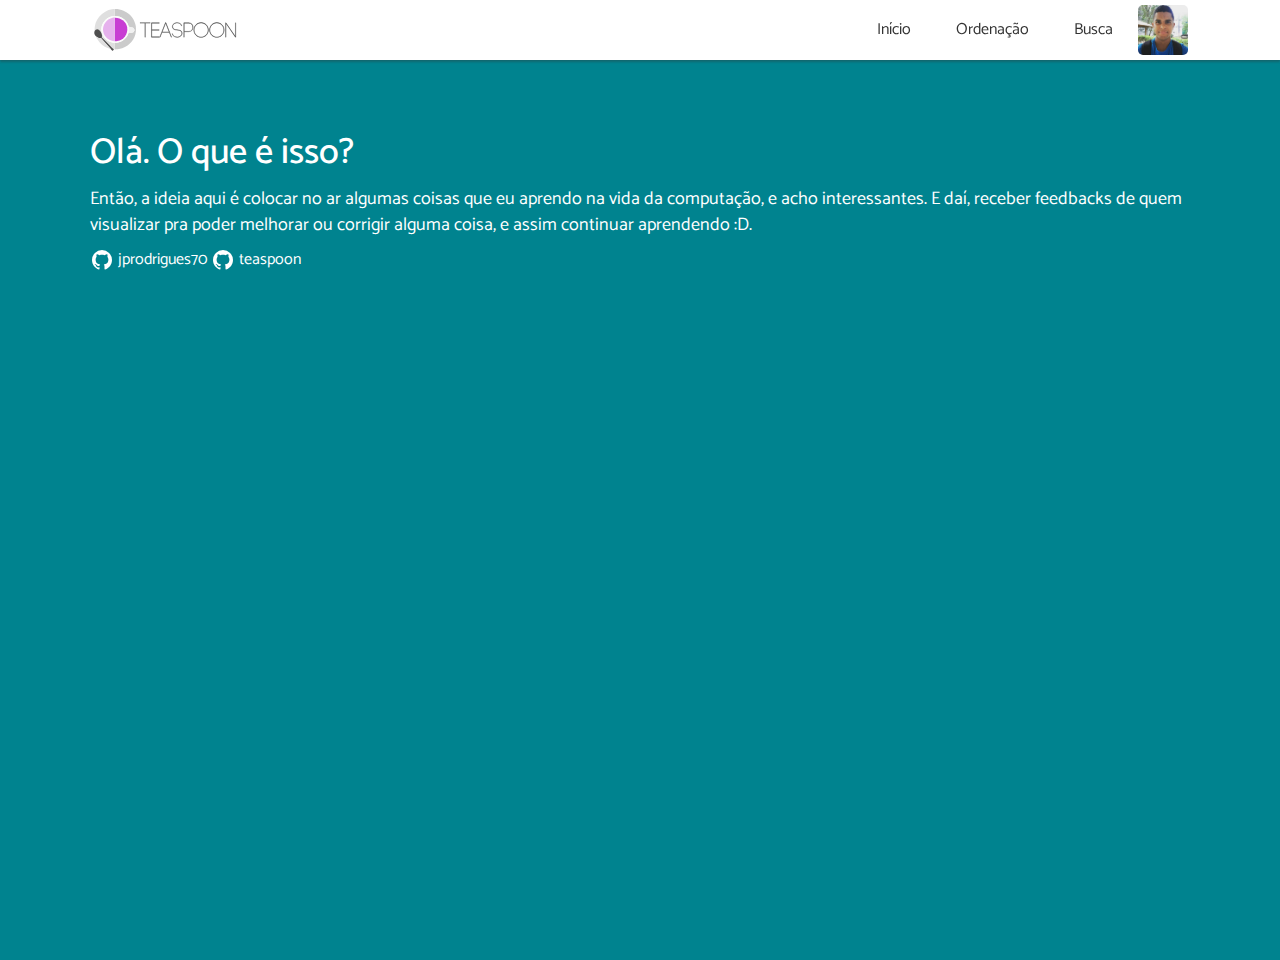
<file: index.html>
<!DOCTYPE html>
<html>
  <head>
    <meta charset="utf-8">
    <title>Colher de Chá</title>
    <link rel="stylesheet" href="assets/css/teaspoon.css">
  </head>
  <body>
    <header class="king-menu">
      <img src="assets/img/teaspoon.svg" alt="" />
      <div class="profile">
        <img class="pic" src="assets/img/jp.jpeg" alt="JP" />
      </div>
      <nav>
        <ul>
          <a href="."><li>Início</li></a>
          <a href="sort"><li>Ordenação</li></a>
          <a href="search"><li>Busca</li></a>
        </ul>
      </nav>
    </header>
    <section class="dark-blue full first">
      <h1>Olá. O que é isso?</h1>
      <p>
        Então, a ideia aqui é colocar no ar algumas coisas que eu aprendo na vida da computação, e acho interessantes. E daí, receber feedbacks de quem visualizar pra poder melhorar ou corrigir alguma coisa, e assim continuar aprendendo :D.
      </p>
      <a href="https://github.com/jprodrigues70" target="_blank" class="p-with-icon">
        <svg style="width:24px;height:24px" viewBox="0 0 24 24">
          <path fill="#FFF" d="M12,2A10,10 0 0,0 2,12C2,16.42 4.87,20.17 8.84,21.5C9.34,21.58 9.5,21.27 9.5,21C9.5,20.77 9.5,20.14 9.5,19.31C6.73,19.91 6.14,17.97 6.14,17.97C5.68,16.81 5.03,16.5 5.03,16.5C4.12,15.88 5.1,15.9 5.1,15.9C6.1,15.97 6.63,16.93 6.63,16.93C7.5,18.45 8.97,18 9.54,17.76C9.63,17.11 9.89,16.67 10.17,16.42C7.95,16.17 5.62,15.31 5.62,11.5C5.62,10.39 6,9.5 6.65,8.79C6.55,8.54 6.2,7.5 6.75,6.15C6.75,6.15 7.59,5.88 9.5,7.17C10.29,6.95 11.15,6.84 12,6.84C12.85,6.84 13.71,6.95 14.5,7.17C16.41,5.88 17.25,6.15 17.25,6.15C17.8,7.5 17.45,8.54 17.35,8.79C18,9.5 18.38,10.39 18.38,11.5C18.38,15.32 16.04,16.16 13.81,16.41C14.17,16.72 14.5,17.33 14.5,18.26C14.5,19.6 14.5,20.68 14.5,21C14.5,21.27 14.66,21.59 15.17,21.5C19.14,20.16 22,16.42 22,12A10,10 0 0,0 12,2Z" />
        </svg>
        <span> jprodrigues70</span>
      </a>
      <a href="https://github.com/jprodrigues70/teaspoon" target="_blank" class="p-with-icon">
        <svg style="width:24px;height:24px" viewBox="0 0 24 24">
          <path fill="#FFF" d="M12,2A10,10 0 0,0 2,12C2,16.42 4.87,20.17 8.84,21.5C9.34,21.58 9.5,21.27 9.5,21C9.5,20.77 9.5,20.14 9.5,19.31C6.73,19.91 6.14,17.97 6.14,17.97C5.68,16.81 5.03,16.5 5.03,16.5C4.12,15.88 5.1,15.9 5.1,15.9C6.1,15.97 6.63,16.93 6.63,16.93C7.5,18.45 8.97,18 9.54,17.76C9.63,17.11 9.89,16.67 10.17,16.42C7.95,16.17 5.62,15.31 5.62,11.5C5.62,10.39 6,9.5 6.65,8.79C6.55,8.54 6.2,7.5 6.75,6.15C6.75,6.15 7.59,5.88 9.5,7.17C10.29,6.95 11.15,6.84 12,6.84C12.85,6.84 13.71,6.95 14.5,7.17C16.41,5.88 17.25,6.15 17.25,6.15C17.8,7.5 17.45,8.54 17.35,8.79C18,9.5 18.38,10.39 18.38,11.5C18.38,15.32 16.04,16.16 13.81,16.41C14.17,16.72 14.5,17.33 14.5,18.26C14.5,19.6 14.5,20.68 14.5,21C14.5,21.27 14.66,21.59 15.17,21.5C19.14,20.16 22,16.42 22,12A10,10 0 0,0 12,2Z" />
        </svg>
        <span> teaspoon</span>
      </a>
    </section>
  </body>
</html>
</file>
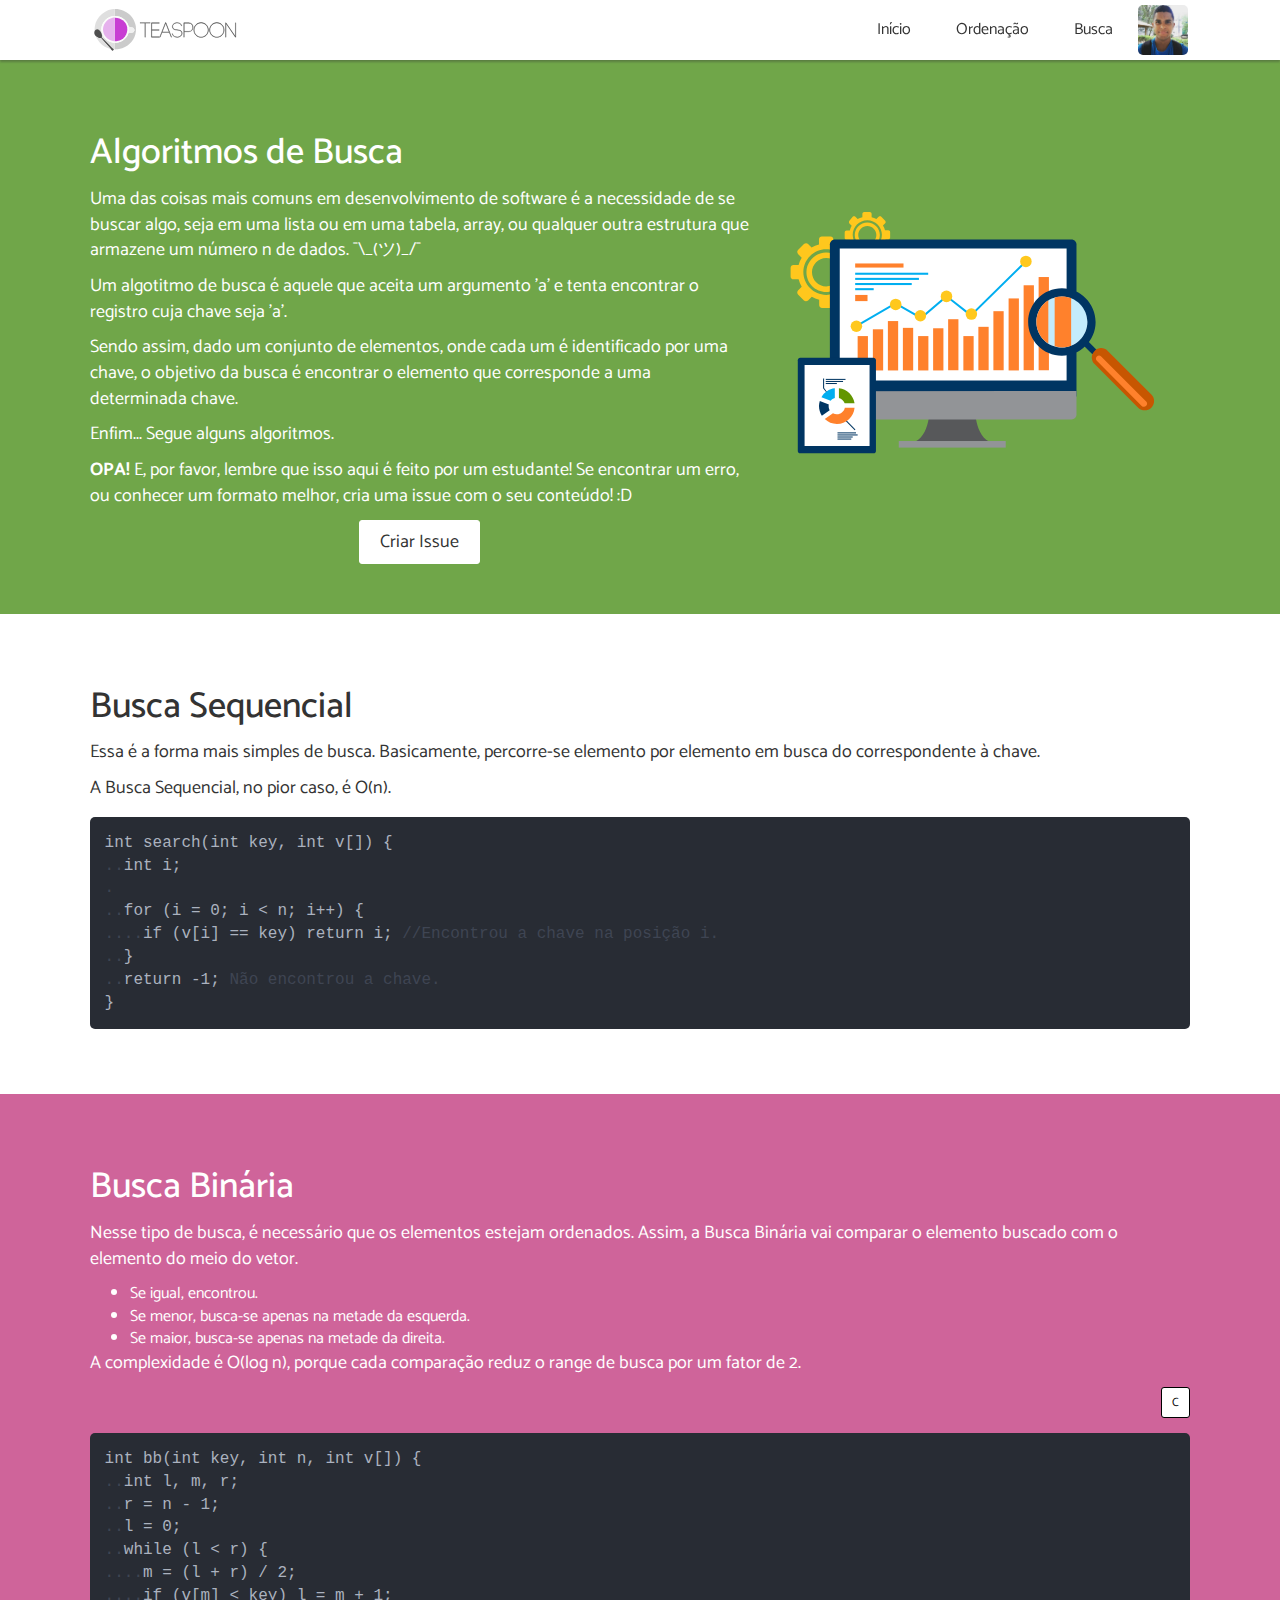
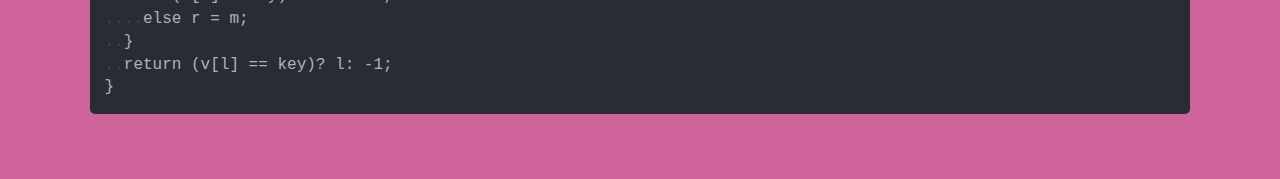
<file: search.html>
<!DOCTYPE html>
<html>
  <head>
    <meta charset="utf-8">
    <title>Colher de Chá</title>
    <link rel="stylesheet" href="assets/css/teaspoon.css">
  </head>
  <body>
    <header class="king-menu">
      <img src="assets/img/teaspoon.svg" alt="" />
      <div class="profile">
        <img class="pic" src="assets/img/jp.jpeg" alt="JP" />
      </div>
      <nav>
        <ul>
          <a href="."><li>Início</li></a>
          <a href="sort"><li>Ordenação</li></a>
          <a href="search"><li>Busca</li></a>
        </ul>
      </nav>
    </header>
    <section class="green first">
      <div class="text">
        <h1>Algoritmos de Busca</h1>
        <p>
          Uma das coisas mais comuns em desenvolvimento de software é a necessidade de se buscar algo, seja em uma lista ou em uma tabela, array, ou qualquer outra estrutura que armazene um número n de dados. ¯\_(ツ)_/¯
        </p>
        <p>
          Um algotitmo de busca é aquele que aceita um argumento 'a' e tenta encontrar o registro cuja chave seja 'a'.
        </p>
        <p>Sendo assim, dado um conjunto de elementos, onde cada um é identificado por uma chave, o objetivo da busca é encontrar o elemento que corresponde a uma determinada chave.
        </p>
        <p>
          Enfim... Segue alguns algoritmos.
        </p>
        <p>
          <b>OPA!</b> E, por favor, lembre que isso aqui é feito por um estudante! Se encontrar um erro, ou conhecer um formato melhor, cria uma issue com o seu conteúdo! :D
        </p>
        <a href="https://github.com/jprodrigues70/teaspoon/issues/new" target="_blank"><button class="btn-bounce-r white" type="button" name="button">Criar Issue</button></a>
      </div>
      <div class="image hxs">
        <img src="assets/img/search-engine.svg" alt="" />
      </div>
    </section>
    <section>
      <h1>Busca Sequencial</h1>
      <p>
        Essa é a forma mais simples de busca. Basicamente, percorre-se elemento por elemento em busca do correspondente à chave.
      </p>
      <p>
        A Busca Sequencial, no pior caso, é O(n).
      </p>
      <div class="code-block">
        <code>int search(int key, int v[]) {</code>
        <code><span>..</span>int i;</code>
        <code><span>.</span></code>
        <code><span>..</span>for (i = 0; i < n; i++) {</code>
        <code><span>....</span>if (v[i] == key) return i;<span> //Encontrou a chave na posição i.</span></code>
        <code><span>..</span>}</code>
        <code><span>..</span>return -1; <span>Não encontrou a chave.</span></code>
        <code>}</code>
      </div>
    </section>
    <section class="sass-pink">
      <h1>Busca Binária</h1>
      <p>
        Nesse tipo de busca, é necessário que os elementos estejam ordenados. Assim, a Busca Binária vai comparar o elemento buscado com o elemento do meio do vetor.
      </p>
      <ul>
        <li>Se igual, encontrou.</li>
        <li>Se menor, busca-se apenas na metade da esquerda.</li>
        <li>Se maior, busca-se apenas na metade da direita.</li>
      </ul>
      <p>
        A complexidade é O(log n), porque cada comparação reduz o range de busca por um fator de 2.
      </p>
      <div class="btn-case">
        <a href="files/bb.c"><button type="button" name="button" class="btn small">C</button></a>
      </div>
      <div class="code-block">
        <code>int bb(int key, int n, int v[]) {</code>
        <code><span>..</span>int l, m, r;</code>
        <code><span>..</span>r = n - 1;</code>
        <code><span>..</span>l = 0;</code>
        <code><span>..</span>while (l < r) {</code>
        <code><span>....</span>m = (l + r) / 2;</code>
        <code><span>....</span>if (v[m] < key) l = m + 1;</code>
        <code><span>....</span>else r = m;</code>
        <code><span>..</span>}</code>
        <code><span>..</span>return (v[l] == key)? l: -1;</code>
        <code>}</code>
      </div>
    </section>
  </body>
</html>
</file>
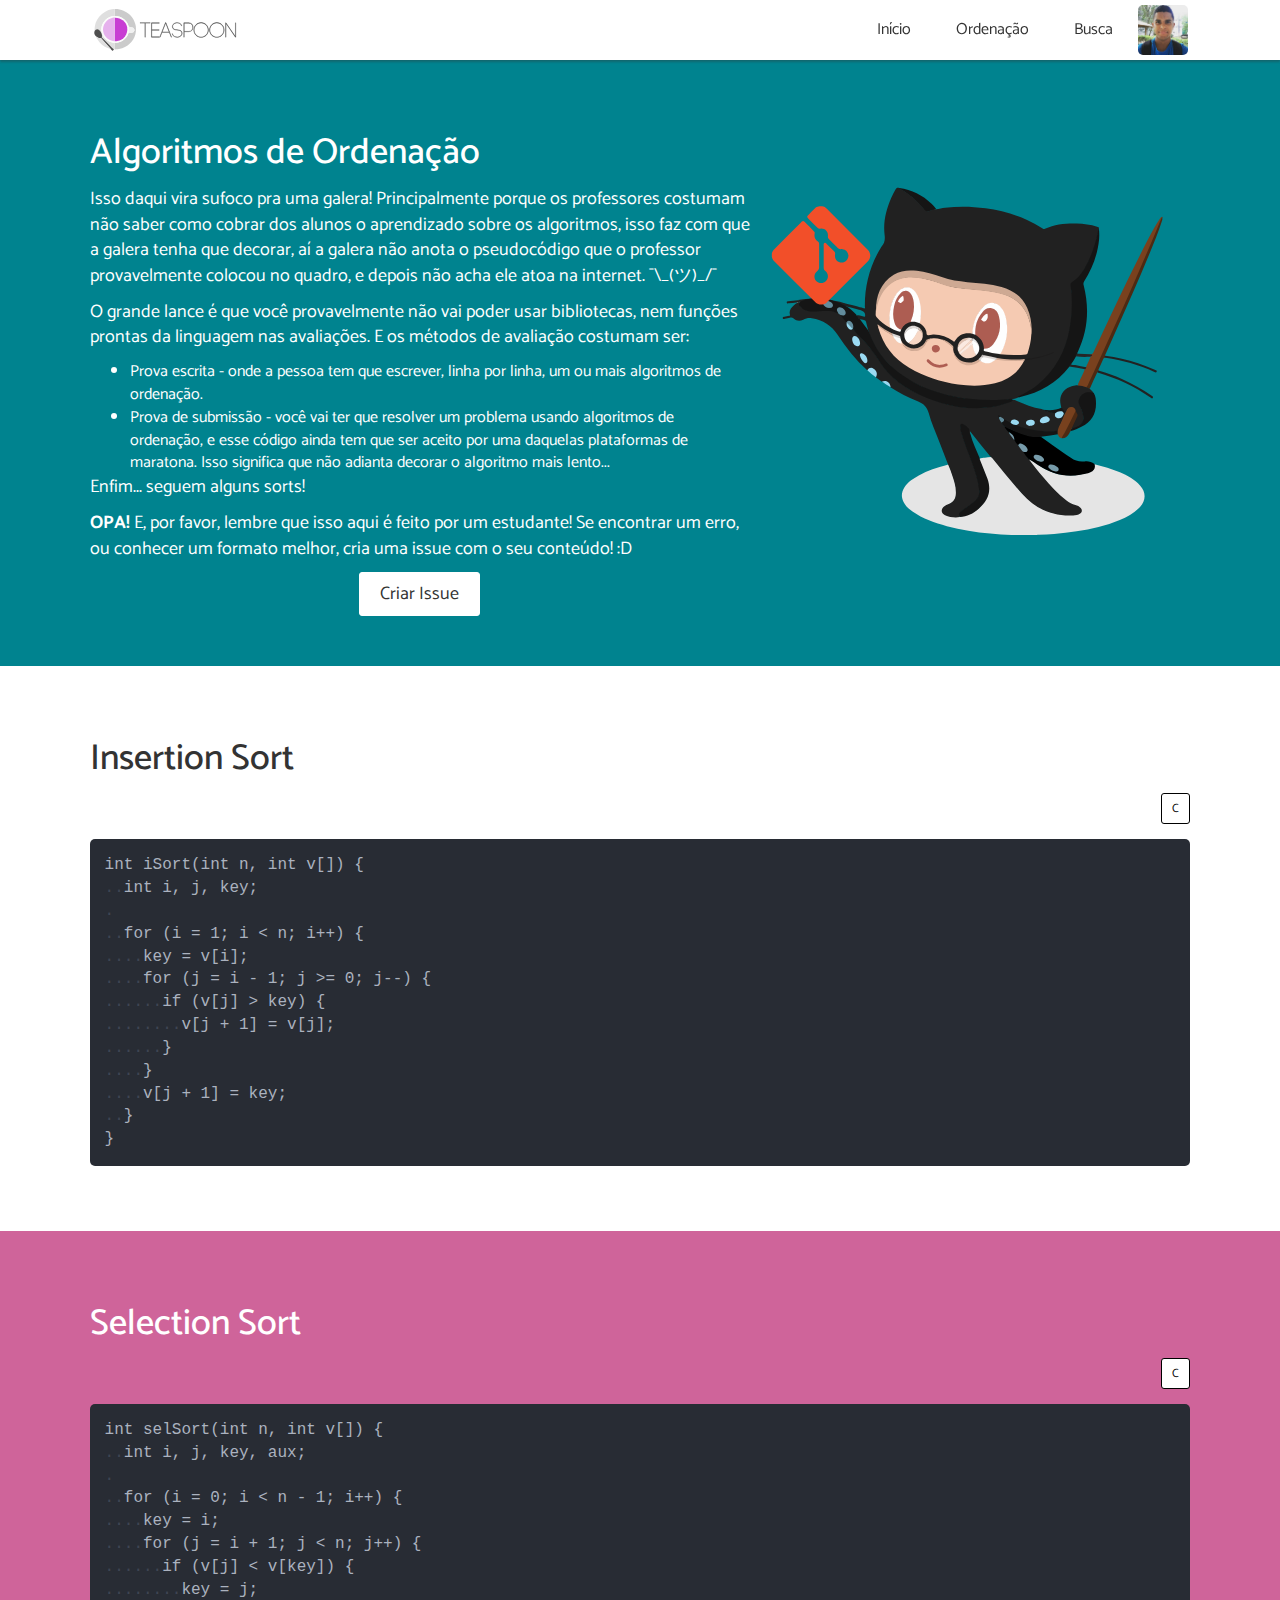
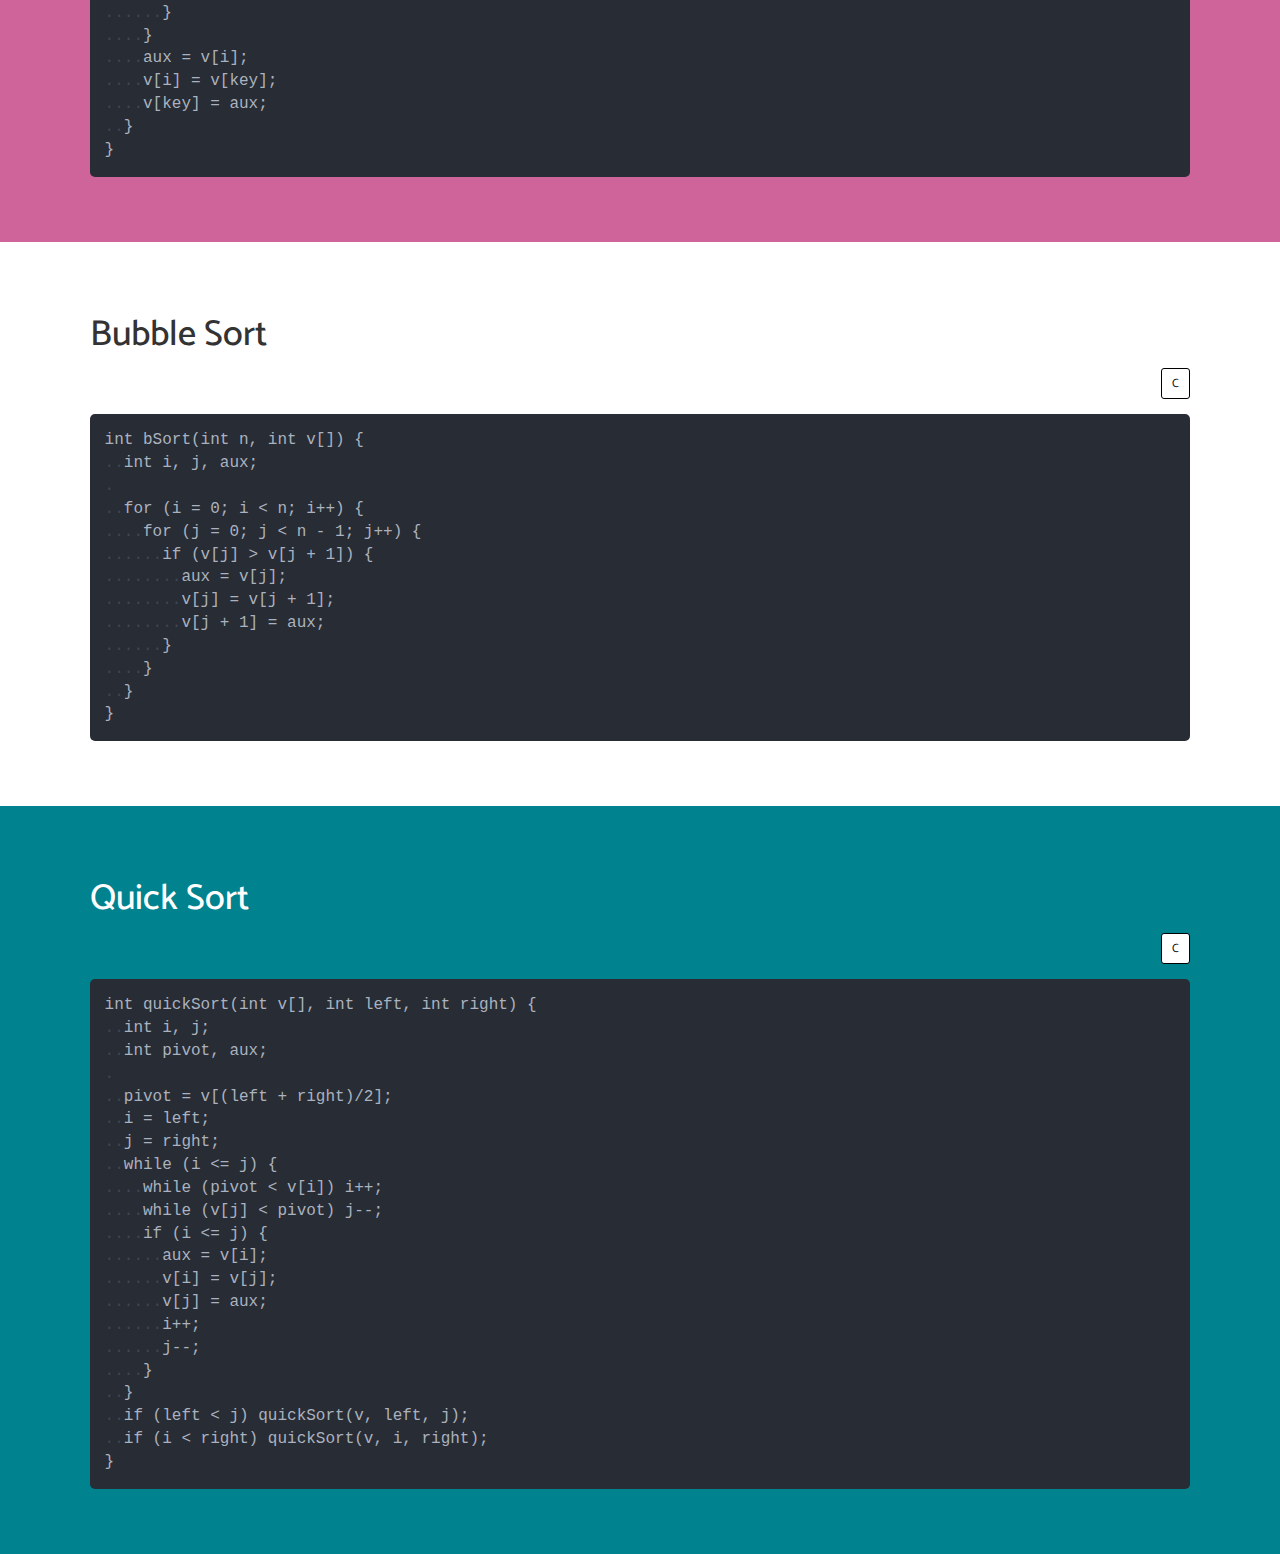
<file: sort.html>
<!DOCTYPE html>
<html>
  <head>
    <meta charset="utf-8">
    <title>Colher de Chá</title>
    <link rel="stylesheet" href="assets/css/teaspoon.css">
  </head>
  <body>
    <header class="king-menu">
      <img src="assets/img/teaspoon.svg" alt="" />
      <div class="profile">
        <img class="pic" src="assets/img/jp.jpeg" alt="JP" />
      </div>
      <nav>
        <ul>
          <a href="."><li>Início</li></a>
          <a href="sort"><li>Ordenação</li></a>
          <a href="search"><li>Busca</li></a>
        </ul>
      </nav>
    </header>
    <section class="dark-blue first">
      <div class="text">
        <h1>Algoritmos de Ordenação</h1>
        <p>
          Isso daqui vira sufoco pra uma galera! Principalmente porque os professores costumam não saber como cobrar dos alunos o aprendizado sobre os algoritmos, isso faz com que a galera tenha que decorar, aí a galera não anota o pseudocódigo que o professor provavelmente colocou no quadro, e depois não acha ele atoa na internet. ¯\_(ツ)_/¯
        </p>
        <p>
          O grande lance é que você provavelmente não vai poder usar bibliotecas, nem funções prontas da linguagem nas avaliações. E os métodos de avaliação costumam ser:
        </p>
        <ul>
          <li>Prova escrita - onde a pessoa tem que escrever, linha por linha, um ou mais algoritmos de ordenação.</li>
          <li>Prova de submissão - você vai ter que resolver um problema usando algoritmos de ordenação, e esse código ainda tem que ser aceito por uma daquelas plataformas de maratona. Isso significa que não adianta decorar o algoritmo mais lento...</li>
        </ul>
        <p>
          Enfim... seguem alguns sorts!
        </p>
        <p>
          <b>OPA!</b> E, por favor, lembre que isso aqui é feito por um estudante! Se encontrar um erro, ou conhecer um formato melhor, cria uma issue com o seu conteúdo! :D
        </p>
        <a href="https://github.com/jprodrigues70/teaspoon/issues/new" target="_blank"><button class="btn-bounce-r white" type="button" name="button">Criar Issue</button></a>
      </div>
      <div class="image hxs">
        <svg version="1.1" id="Camada_1" xmlns="http://www.w3.org/2000/svg" xmlns:xlink="http://www.w3.org/1999/xlink" x="0px" y="0px" viewBox="0 0 606 534.6" style="enable-background:new 0 0 606 534.6;" xml:space="preserve">
          <style type="text/css">
          	.st0{fill:#151515;}
          	.st1{fill:#212121;}
          	.st2{fill:#79411E;}
          	.st3{fill:#4D2A13;}
          	.st4{fill:#E5E5E5;}
          	.st5{fill:#78411E;}
          	.st6{fill:#222222;}
          	.st7{fill:#9BDAF2;}
          	.st8{fill:#9AD8F0;}
          	.st9{fill:#818181;}
          	.st10{fill:#262626;}
          	.st11{fill:#232323;}
          	.st12{fill:#161616;}
          	.st13{fill:#628C9C;}
          	.st14{fill:#779BAA;}
          	.st15{fill:#99D8F0;}
          	.st16{fill:#618A99;}
          	.st17{fill:#98D7EE;}
          	.st18{fill:#7396A5;}
          	.st19{fill:#171717;}
          	.st20{fill:#628A9A;}
          	.st21{fill:#779CAB;}
          	.st22{fill:#F5CAB2;}
          	.st23{fill:#CEA993;}
          	.st24{fill:#AD5D52;}
          	.st25{fill:#FEFEFE;}
          	.st26{fill:#F7D7C5;}
          	.st27{fill:#D5AD97;}
          	.st28{fill:#FBEAE1;}
          	.st29{fill:#D4AD97;}
          	.st30{fill:#DCD8D6;}
          	.st31{fill:#FBEBE2;}
          	.st32{fill:#FCFCFB;}
          	.st33{fill:#DDC0B0;}
          	.st34{fill:#1D1C1C;}
          	.st35{fill:#F7D8C6;}
          	.st36{fill:#D3AC96;}
          	.st37{fill:#D2AB95;}
          	.st38{fill:#DBD7D5;}
          	.st39{fill:#EEDFD7;}
          	.st40{fill:#DCD7D5;}
          	.st41{fill:#D1AA94;}
          	.st42{fill:#E1DBD9;}
          	.st43{fill:#ECEBEA;}
          	.st44{fill:#D2C2B9;}
          	.st45{fill:#D7B9A8;}
          	.st46{fill:#BCB6B3;}
          	.st47{fill:#DFDCDB;}
          	.st48{fill:#B7927F;}
          	.st49{fill:#AE5D52;}
          	.st50{fill:#FDFCFC;}
          	.st51{fill:#FAEAE1;}
          	.st52{fill:#E6CDBF;}
          	.st53{fill:#F24F29;}
          </style>
          <path class="st0" d="M253.7,39.5c-4.5,2.3-9.6,2.5-14.2,4.4c-1.6,0.7-2.6-1-3.3-2.1c-3.9-5.4-8.7-9.9-13.4-14.6  c-7.4-7.4-15.9-13.3-25.1-18.3c-0.6-0.3-1.1-0.6-2-1.1c0.9-0.2,1.4-0.3,2-0.3c19,2.6,35.3,10.6,49,24  C249.2,33.9,251.7,36.5,253.7,39.5z"/>
          <path class="st1" d="M44,177.7c9.6-1.5,22-2.5,36.3-1.5c13.7,1,25.4,3.6,34.5,6.3c0,1.1,0,2.2,0,3.3c-10.1-2.7-22.8-5.2-37.5-6  c-11.5-0.6-21.9,0-30.6,1C45.8,179.7,44.9,178.7,44,177.7z"/>
          <path class="st2" d="M487.6,259.7c2.9,0.6,4-1,5.2-3.5C520,198,547.1,139.6,576.9,82.5c4.9-9.3,9.8-18.7,15.8-27.4  c1.1-1.6,2-3.7,4.5-3.9c0,0.2,0,0.4,0,0.7c-12,30.5-25.2,60.4-38.2,90.5c-12.6,28.9-25.5,57.7-38.5,86.4  c-11.9,26.2-23.8,52.5-36.1,78.6c-0.6,1.3-1,3-3,3.1c-4-1-8.1-1.5-12-2.8c-1.3-1.8,0.1-3.3,0.7-4.8c3-6.8,6.6-13.3,9.1-20.3  c0.7-1,1.5-1.9,1.8-3.1c2.4-5.6,5.3-11,7.4-16.7C490.1,261.2,487.4,260.9,487.6,259.7z"/>
          <path class="st3" d="M481.5,309.9c2.7-2.3,3.4-5.6,4.8-8.6c4.6-9.7,9-19.5,13.4-29.3c8.4-18.5,16.8-37,25.1-55.4  c6.1-13.5,12.3-27.1,18.3-40.7c6.5-14.8,12.9-29.6,19.4-44.4c6.4-14.7,12.8-29.4,19.1-44.2c4.6-10.8,9-21.6,13.5-32.5  c0.5-1.1,0.7-2.3,1.9-2.9c0,1.3,0,2.6,0,3.9c-3.1,9-6.1,18-9.6,26.8c-19.8,50.1-41.9,99.3-63.8,148.5c-4.1,9.3-8.4,18.6-12.5,27.9  c-0.4,1-1.2,1.9-0.9,3.1c-0.3,1.1,0.5,2.1,0.5,3.2c-1.6-0.2-2.7,0.2-3.4,1.9c-2.1,5.1-4.6,10.2-6.9,15.2c-0.5,1-0.8,1.9,0.5,2.5  c-0.7,1-1.7,1.7-2.6,2.5c-4.1,8.2-7.9,16.5-11.4,24.9C484.7,312.8,482.8,312,481.5,309.9z"/>
          <path class="st4" d="M494,426.7c13.2,3.3,26.2,6.9,38.6,12.4c11.4,5,22.2,10.8,30.8,20.2c9,9.8,8.8,22.7-0.3,32.4  c-8.6,9.2-19.3,15-30.7,19.8c-21,8.8-43.1,13.7-65.5,17.2c-11.3,1.8-22.7,3.1-34.1,4c-7.7,0.6-15.4,0.8-23,1.3  c-13,0.9-26.1,0.7-39.1,0.3c-11.7-0.3-23.3-1.2-35-2.3c-22.2-2.1-44.2-5.5-65.7-11.2c-18.4-4.9-36.4-11-52.2-22.1  c-5.6-3.9-10.5-8.5-13.6-14.6c-3.8-7.5-3.3-14.9,1.2-22c5.3-8.5,13.5-13.7,22-18.3c13.4-7.2,27.8-12.2,42.6-15.8  c0.6-0.2,1.2-0.4,1.8-0.6c1.2-0.1,1.4,0.9,1.7,1.6c4.2,10.7,8.5,21.4,10.4,32.9c0.6,3.8,0.8,7.6,0.4,11.4  c-0.7,6.7-3.9,11.6-10.3,14.3c-2.5,1-5,2.1-7.2,3.7c-5.4,3.9-4.9,10.1,1.3,12.4c6.8,2.4,13.8,3.8,21.1,2.7c18-2,31.1-11.4,40-26.8  c5.4-9.2,5-19.1,1.7-29c-3.1-9.5-6.9-18.7-10.9-27.9c-0.6-1.3-1.7-2.6-0.5-4.2c2.5-1.7,5.5-1.1,8.2-1.5c3.1-0.5,6.2-0.8,9.4-1  c1.6-0.1,2.2,1.2,3.1,2.2c13.1,16.2,26.5,32.3,40,48.3c12.6,15,27.4,26.6,46.1,32.9c12,4,24.3,4.9,36.7,4.3c2.6-0.1,5.2-0.9,7.5-2.2  c3.7-2,4.1-5,1.1-7.9c-1.7-1.7-3.8-2.9-6.2-3.5c-9.2-2.4-16.2-8.1-23-14.3c-17.5-15.9-32-34.3-46.7-52.7c-0.8-1-2.1-2-1-3.6  c1.5-0.3,2.5,0.6,3.5,1.3c3.6,2.3,7.1,4.7,10.6,7c12.9,8.6,26.8,14.5,42.3,15.6c11.9,0.9,23.7-0.7,35-4.5c5.4-1.8,7.3-5,7.3-10.8  C493.7,427.5,493.8,427.1,494,426.7z"/>
          <path class="st1" d="M394.7,419.6c6.7,9.4,14.1,18.2,21.6,26.9c10.8,12.6,21.8,25.2,35.2,35.3c4.1,3.1,8.5,5.6,13.5,7  c3.1,0.8,5.9,2.2,8.1,4.6c2.6,2.8,2.3,5.9-0.9,8.1c-3.1,2.2-6.8,2.8-10.5,3c-31.2,1.6-56.9-9.6-77.6-32.8  c-15.7-17.6-30.5-36.1-45.4-54.3c-0.3-0.3-0.6-0.6-0.9-0.9c-1.1-0.3-1.8-1.2-2.5-2c-10.1-12.6-20.2-25.2-30.2-37.8  c0.1,1.1,0.6,2.5-0.8,3.3c-1.3-0.6-1.1-1.7-1.2-2.8c-0.4-3.9-5.4-9.6-9.2-10.4c-1.7-0.3-2.5,0.4-2.7,2c-0.3,1.8-0.1,3.7,0.3,5.5  c2.2,10.6,6.3,20.6,10,30.6c5.8,16,12.2,31.9,16.1,48.5c1.4,6.2,2.8,12.5,1.6,19c-0.6,3.5-2,6.4-4.4,8.9c-2.8,3.1-6.1,5.6-9.5,7.9  c-3.6,2.5-7.3,4.7-10.7,7.4c-3.4,2.7-6.6,5.4-5.1,10.5c-7.7,1.2-15.2,0-22.3-2.9c-6.3-2.6-6.7-9-1.5-13.3c2.1-1.7,4.6-2.9,7.1-3.8  c7.2-2.7,10.4-8.1,10.8-15.5c0.5-10-2.5-19.3-5.7-28.5c-1.9-5.3-3.7-10.6-6.1-15.7c-4.7-12.2-9.4-24.5-14.1-36.7  c-5.2-13.7-11.5-27.1-15.2-41.2c-2.6-9.7-8.2-14.7-16.9-18.2c-14.4-5.8-28.1-13.1-41.3-21.4c-0.7-0.9-0.9-2-1.3-3  c-1.9-4.4-5.5-6.3-10.1-5.3c-0.5,0.1-1.1,0.2-1.6-0.1c-3.1-2.2-6.2-4.5-9.2-6.7c-0.3-0.9,0.1-1.7,0.3-2.5c1.1-4.1-1.1-8.5-5.1-10.1  c-2.4-1-4.6-1.2-6.5,1c-0.4,0.5-0.9,0.9-1.7,0.9c-17.6-15.8-32.1-34.1-45-53.9c-9-13.8-22.3-22.7-39.2-25c-4.5-0.6-9,0-13,2.2  c-5.3,2.8-10.1,2-14.5-1.7c-1.8-1.5-3.5-1.8-5.7-1.2c-2.5,0.7-5.1,1.1-7.6,1.7c-1.3,0.3-2.7,1-3.2-0.9c-0.4-1.9,1.4-1.9,2.6-2.2  c2.3-0.6,4.7-1.1,7-1.6c0.9-0.2,1.7-0.2,1.3-1.6c-1.8-5.9,1.4-10,5.3-13.7c1.8-1.7,3.9-3.1,6.1-4.3c0.4-1.8-0.7-0.8-1.3-0.7  c-4.1,0.5-8.2,1-12.2,1.4c-1.1,0.1-2.6,0.5-2.8-1.3c-0.2-1.7,1.2-1.8,2.4-1.9c4.8-0.5,9.7-1,14.5-1.6c1.9,0.1,2.3,1.6,2.7,3  c-0.9,3.9,1.2,6.4,4,8.6c3.2,2.4,6.7,4.3,10.7,4.5c5.2,0.3,10.4,0.2,15.6-0.2c9.7-0.7,19.4-1.3,28.3,3.8c1.2,0.5,2.3,1,3,2.2  c3.5,3.7,6.6,7.7,10,11.5c0.1,0.3,0.2,0.6,0.3,0.9c0.2,1.6,0.1,3.2,0.6,4.8c1.3,3.9,3.9,5.4,7.9,4.5c0.3,0,0.6,0.1,0.9,0.2  c14.3,14.8,28.3,29.7,39.2,47.4c14.5,23.5,35.3,39.8,60.4,50.9c14.1,6.3,28.4,12.2,43.5,15.8c17.1,4.1,34.5,6.1,52.1,5.2  c16.5-0.8,32.5-4.3,47.4-11.9c1.8-0.2,3.4,0.7,5,1.4c12.4,5.5,24.9,10.4,38.3,12.7c0.5,0.1,1,0.3,1.5,0.6c5.2,2.5,10.9,3.6,16.4,5  c0.8,0.2,1.7,0.2,2.5,0.6c0.4,0.3,0.6,0.6,0.5,1.1c-0.3,2.7,0.5,4.7,3.3,5.4c2.7,0.7,5.7-0.5,7.3-2.9c0.6-0.9,0.6-2.3,2-2.8  c0.7,0,1.3,0.3,1.7,1c-0.4,4.4-3,7.8-4.6,11.7c-2.2,5.5-5.6,10.6-5.3,16.9c0,0.6-0.3,1.3-1,1.5c-0.1,0-0.3-0.1-0.3-0.1  c-1-4.7-4.6-3.9-7.8-3.6c-17.7,1.3-34.8-1.6-51.5-7.5c-1.2-0.4-2.5-0.8-3.4-1.8c-0.7-1.7,0.9-2,1.8-2.6c1.9-1.3,1.6-2.6,0.1-3.9  c-3.6-3.2-7.9-2.3-10.3,2.4c-2.9,0.4-4.5-2.1-6.9-2.9c-1.1-0.4-2.1-1.2-3.1-1.8c-1.8-1.3-3.6-2.6-5.4-4c-0.4-0.2-0.7-0.5-1.1-0.7  c-0.4-0.2-0.8-0.7-1.1-0.5c-0.4,0.4,0.2,0.9,0.3,1.4c0.9,2.7,2.2,5.2,3.8,7.5c1.3,2.3,2.9,4.5,4.7,6.5c1.7,3.1,4.1,5.7,6.3,8.4  c2.4,4.1,5.3,7.8,8.5,11.3c1.7,3,3.9,5.6,6,8.4c2.3,3.4,4.9,6.5,7.5,9.6c2.4,3.5,5,6.9,7.6,10.3  C394.3,418.2,395.1,418.6,394.7,419.6z"/>
          <path d="M364,378.3c-2.9-2.3-4.9-5.2-6.6-8.4c1.8-1,3.1,0.3,4.5,1c11.1,5.3,22.3,10.3,34.4,12.7c4.5,0.9,9,1.5,13.6,0.8  c1.2-0.2,2.4-0.1,3.2,1c12.7,9,25.3,18,38,26.9c2.3,1.6,4.7,3.1,7,4.8c6.3,4.6,13.1,6.3,20.9,5.4c5.4-0.6,10.6,0.4,15,4.1  c1.9,5.4-0.2,9.8-6.1,12.5c-4.8,2.2-10,2.9-15.1,3.8c-23.1,4.2-44.1-1.3-63.4-14.1c-4.9-3.2-9.4-7-14.8-9.3c-3.5-3.6-6.5-7.7-9.1-12  c0.7-0.5,1.4-0.3,2.2-0.2c3.4,0.1,4.7-1.7,3.2-4.7c-1.6-3.4-4.5-5.2-7.9-6.2c-2-0.6-3.2,1-4.8,1.6c-2.5-2.5-4.9-5.1-5.9-8.6  C371.3,384.4,367.5,381.5,364,378.3z"/>
          <path class="st1" d="M481.5,309.9c1.9,0.9,3.7,1.7,5.6,2.6c2.1,1.9,4.5,3.7,5.6,6.5c-2.5,0.5-4.9-0.5-7.4-0.4  c-6.5,0.3-12,4-14.2,10.1c-1,2.8-0.5,5.5,0.6,8.2c2,4.7,4.1,9.4,5.2,14.4c2.3,9.8-1.4,16.8-10.9,20.2c-2.1,0.8-4.2,1.8-6.6,1.4  c-1.1-1.2-0.1-2.2,0.3-3.2c1.8-4.4,3.9-8.7,5.9-13c1.4-2.8,1.6-5.2,0.1-7.9c-0.6-1-0.8-2.2-1.3-3.3c-1.1-2.7-2.7-4.8-6-4.6  c-3.2,0.3-5.3,2-6.5,5.1c-0.5,1.3-0.7,3.1-2.6,3.3c-2.9-2.4-4.4-5.7-5.8-9c-1-4.7-2.2-9.3-1.2-14.1c2.1-10.4,10.5-17.5,22.5-19  c1.3-0.2,2.8-0.8,4.1,0.1C473.3,307.6,477.5,308.5,481.5,309.9z"/>
          <path class="st0" d="M459.4,372.5c4.8-1.3,9.7-2.2,13.5-5.9c3.9-3.8,4.8-8.3,3.9-13.4c-1-5.3-2.7-10.5-5.4-15.2  c-5.4-9.7,4.4-20.1,12.6-20.3c3-0.1,6.1-0.4,8.9,1.2c3.1,4.8,3.3,10.2,3.4,15.6c0.1,16.6-7.5,28.3-22.2,35.5  c-5.1,2.5-10.3,5.1-15.9,6.4C456.9,375,457.1,374.3,459.4,372.5z"/>
          <path class="st0" d="M413.2,385.5c-1.9-1-3.8,0.1-5.7,0.1c-8.9,0.1-17.3-2.3-25.6-5.2c-8.4-2.9-16.3-7.1-24.4-10.6  c-2-1.8-3.6-3.9-4.6-6.5c1.1-1.7,2.9-2.8,3.9-4.6c3.3,1.7,6.6,3.4,9.9,5.2c2.8,1.2,5.6,2.1,8.3,3.4c5.4,2.9,11.3,4.2,17.2,5.8  c9.6,2.6,19.6,3.1,29.5,3.9c4.4,0.4,8.8-0.6,13.3-0.8c2.6-0.1,3,0.5,2.8,2.6c-0.1,0.7-0.1,1.5,0.6,2.1c0.2,0.1,0.2,0.3,0.2,0.4  c0,0.2-0.1,0.2-0.1,0.2c-7.6,1.5-15.4,2.4-23.1,3.2C414.6,384.9,413.7,384.6,413.2,385.5z"/>
          <path class="st5" d="M438.4,381.7c0-0.2,0-0.4-0.1-0.7c-1-8.3,4-14.6,6.8-21.7c1.1-2.8,2.5-5.5,3.7-8.3c-0.3-0.9,0.1-1.4,0.8-1.9  c1.1-1.3,1.5-2.8,2.2-4.3c1.3-3.1,4.1-5,7.4-4.9c3.5,0.1,5.2,2.1,6.2,5.2c0.6,1.3,0.2,2.5-0.4,3.7c-6.2,12.1-11.8,24.6-18.8,36.3  c-0.5,0.8-1,1.7-1.8,2.3C440.9,387,439.5,384.5,438.4,381.7z"/>
          <path class="st6" d="M498.5,287.5c0.2-1.5,0.8-2.7,2.6-2.5c11.9,3.1,23.3,7.5,34.5,12.4c15.9,7,31,15.4,45.3,25.5  c1.1,0.8,2.9,1.6,1.7,3.2c-1.2,1.7-2.5,0.2-3.6-0.6C554.3,308.3,527.4,295.8,498.5,287.5z"/>
          <path class="st6" d="M510.9,265.3c-1.9-0.8-2.2-1.8-0.5-3.2c17,2.1,33.5,6.1,49.7,11.4c9,2.9,17.7,6.4,26.3,10.4  c1.1,0.5,2.8,0.9,2,2.7c-0.8,1.8-2.2,0.8-3.4,0.2C561.3,275.9,536.5,269.1,510.9,265.3z"/>
          <path class="st3" d="M444.3,387.4c1.1-3.4,3.4-6.2,5-9.4c5.2-10.2,10.3-20.5,15.4-30.8c0.3-0.7,0.4-1.4,0.5-2.2  c0.9,2.2,1.9,4.3,2.9,6.5c0.5,1.1,0.1,1.9-0.3,2.8c-2.8,6.1-5.6,12.1-8.4,18.2c-0.3,1.4-2,2.3-1.3,4c-1.3,1-1.7,2.7-2.6,4  C452.8,384.5,449.8,387.9,444.3,387.4z"/>
          <path class="st7" d="M149.3,284c2.9-4,6-4.6,10-1.9c4.5,3,5.7,7.9,2.9,12.6C157.8,291.3,153.3,287.9,149.3,284z"/>
          <path class="st8" d="M171.5,301.4c6.4-3,12.6,1,13,8.4C179.8,307.6,175.7,304.5,171.5,301.4z"/>
          <path class="st9" d="M42.1,181.1c0.8-0.6,1.7-0.6,2.7-0.5c-0.1,0.9-0.7,1.1-1.4,1.2C43.3,181.1,42.5,181.4,42.1,181.1z"/>
          <path class="st1" d="M114.8,182.5c16.1,4,26.8,6.8,28.9,7.6c0.3,0.1,1.3,0.5,1.8,0.1c0.5-0.4,0.1-1.5,0-2.3  c-0.3-32,7.5-61.9,24-89.4c0.4-0.7,0.8-1.6,1.4-2.2c4.5-4.9,5.4-10.4,4.6-17.1c-2.5-19.9,2.1-38.8,10.1-57c1.9-4.3,4.2-8.3,6.4-12.5  c1.4-2.7,3.1-3.3,5.8-2.1c0.5,1.7,2.3,1.7,3.5,2.4c13.5,7.9,24.8,18.2,34.5,30.2c2,2.5,3.9,3.1,6.9,2.1c3.5-1.3,7.2-2.3,11-2.6  c4.6,0,9-1.4,13.5-2c20.5-2.8,41-2.2,61.4,0.7c21.8,3.1,43,8.4,63.1,17.6c8.2,3.8,16.1,8.1,23.6,13.1c1.1,0.7,2,1.2,3.5,0.5  c15.4-7.1,31.8-8.5,48.4-8.1c10.5,0.3,20.8,1.6,30.8,5c1.2,0.4,3.1,0.4,2.6,2.6c-3.9,25.6-12.5,49.5-27.6,71c-3,4.3-7,7.9-11.5,10.6  c-2.1,1.3-3.3,2.6-2.9,4.9c1.7,12.2,2.3,24.5,1.7,36.7c-1.4,30.5-8.2,59.6-25.2,85.6c-13.6,20.7-32.1,35.8-54.6,46.1  c-0.3,0.1-0.6,0.3-0.9,0.4c-1.4,0.5-1.4,0.5-1.7,1.1c-3.2,2.2-7,1.6-10.5,2.7c-14.1,2.1-28.4,2.9-42.6,2.1  c-17.6-0.9-35-3.2-52.2-7.3c-12.9-3.1-25.6-7-37.8-12.3c-21.1-9-40.2-21.3-55.9-38.2c-12.4-13.4-21.7-28.8-27.6-46.1  c-1.3-5.1-2.9-10.1-4-15.3c-0.3-1.3-0.8-2.5-2.3-2.8c-2.9-0.7-5.8-1.8-8.8-1.9c-1.7-1.3-3.5-2.6-3.1-5.2c2.7-1.1,5.1,0.3,7.6,0.7  c1.8,0.3,3.5,1,5,1.2c1.5-7.4-3.3-9.4-9.2-10.9c-7.2-1.8-14.4-3.9-21.7-5.5c-3.4-0.8-5.2-1.9-5.1-2.6  C109.7,183.1,112.7,182.7,114.8,182.5z"/>
          <path class="st0" d="M377.9,324.9c-0.6-0.2-1.5-0.2-0.1-0.8c10.1-4.6,19.7-10,28.6-16.8c13.9-10.8,25-23.8,33.5-39.3  c7.8-14.2,13-29.3,16-45.2c1.5-7.8,2.3-15.8,3.1-23.8c0.7-7.7,0.5-15.4,0.5-23.1c0-6.8-0.8-13.6-1.8-20.3c-0.4-2.4,0.2-3.8,2.5-5.3  c7.8-5.2,13.7-12.3,18.4-20.3c10.5-17.8,16.7-37.1,20.8-57.2c0.3-1.3,0.3-2.8,1.2-4c1.7,12.1,0,24.1-2.9,35.8  c-3.9,15.9-10.4,30.7-19.3,44.5c-1.2,1.9-1.4,3.5-0.9,5.7c8.9,34.9,6.7,68.8-8.8,101.6c-0.3,0.6-0.6,1.1-0.9,1.7  c0.4,2-0.9,3.5-1.8,5c-2,4.1-4.5,7.9-7.3,11.6c-1,1.4-1.7,2.9-2.9,4.2c-19.1,24.6-44.6,38.9-74.5,46  C380.1,325.4,379,325.9,377.9,324.9z"/>
          <path class="st10" d="M465.2,262.9c0.8-1.5,1.6-3.1,2.4-4.6c0.6,1.4,1.9,0.7,2.8,0.8c5.7,0.3,11.4,0.5,17.1,0.7  c0.7,1,2.5-0.3,2.8,1.2c0.2,0.9-0.6,1.7-1.6,2c-0.4,0.4-0.9,0.7-1.4,0.7C479.9,264,472.6,264.1,465.2,262.9z"/>
          <path class="st11" d="M457.9,274.6c1.9,2.1,4.6,1.3,6.9,1.8c5.5,1.3,11.2,2.3,16.8,3.4c-0.2,1.3-0.6,2.4-1.9,2.8  c-8.1-1.4-16.1-2.8-24.2-4.1C456.3,277.1,457.1,275.9,457.9,274.6z"/>
          <path class="st0" d="M289.6,507.1c-2.1-3.4-1.9-4.9,0.8-7.7c4.1-4.4,9.4-7.2,14.3-10.7c4.2-2.9,8.3-5.9,11.3-10.2  c2.6-3.6,3.3-7.9,2.9-12.1c-1.3-15.2-6.6-29.5-11.6-43.7c-5.4-15.2-11.7-30.1-16-45.7c-0.8-2.8-1.3-5.7-1-8.7  c0.2-2.6,1.7-3.7,3.9-2.7c3.8,1.6,6.7,4.4,9.3,7.4c0.6,0.7,0.4,1.7,0.4,2.5c0.1,1.4-0.4,2.8,0.6,4.1c0.9,0.4,1.2,1.2,1.4,2.1  c3,11.8,8.4,22.6,13,33.7c0.4,1.1,1.2,2.1,0.8,3.4c3.9,10.1,8.3,20,11.9,30.2c6.8,19.4,0.2,33.7-13.3,45.4  C310.1,501.6,300.7,506.5,289.6,507.1z"/>
          <path class="st0" d="M367.3,327.4c1.1,0.6,2.2,1.2,3.3,1.8c-2.3,2.8-5.9,3.6-9,4.7c-10.9,4.1-22.1,6.4-33.8,7.3  c-22.6,1.8-44.7-1-66.4-7.4c-15.4-4.6-30.2-10.9-44.5-18.3c-14.1-7.3-26.6-16.7-37.3-28.5c-7.1-7.9-12.7-17-18.6-25.8  c-5.6-8.4-12.3-15.9-18.9-23.5c-4.8-5.5-10.7-9.9-14.6-16.1c-0.8-1.4,0-3-0.3-4.5c-1-5.7-4.2-7.8-9.6-5.9c-3.8-3.2-6.5-7.3-9.6-11.1  c1.3-0.9,2.7,0,4.1-0.1c3.1-0.2,4.1-1.6,3-4.5c-1.2-2.9-3.4-4.7-6.4-5.6c-1.4-0.5-2.8-0.4-3.9,0.8c-1,1.1-0.9,2.4-0.5,3.7  c0.4,1.2,1.5,2.2,1.1,3.6c-3.5-0.5-6.6-2.7-10.2-3.2c-6.3-0.9-12.5-0.5-18.8-0.2c-8.5,0.4-17.2,1.9-24.9-3.4  c-2.1-1.4-3.8-3.3-5.4-5.1c-0.3-0.3-0.8-1.6-0.7-2.6c0.1-3.3,7.9-6.6,18.7-8.3c15-0.6,26.5,1.4,32.3,3c3.4,1,10,3.4,12.5,4.8  c0.2,0.1,1.5,0.8,3.2,1.6c1.4,0.7,2.4,1.1,2.7,1.2c7.1,3,12.4,8.3,17.5,13.9c0.4,0.4,0.6,0.9,0.6,1.5c1.1,1.6,2.2,3.1,3.3,4.7  c1-0.2,1.6,0.6,2.1,1.3c4.2,5.5,8.1,11.2,12.4,16.7c0.6,0.7,0.6,1.6,1,2.3c1.5,3.5,3,6.9,4.5,10.4c7.2,16.7,17.8,31,31.2,43.2  c9.7,8.9,20.5,16.3,32.1,22.5c15.7,8.5,32.4,14.5,49.7,18.9c11.8,3,23.9,4.9,36,6.4c13.5,1.7,27,2,40.5,1.7  C352.9,329.2,360.1,328.1,367.3,327.4z"/>
          <path class="st7" d="M138.2,243.2c0.1,1.6-0.3,3.3-2,4.2c-1.8,1-3.6,0.5-5.2-0.6c-3.2-2.1-5.5-7.8-4.5-11.5c0.7-2.5,2.3-3.5,4.9-2.8  C135.3,233.6,138.2,238.1,138.2,243.2z"/>
          <path class="st12" d="M415,344.3c6.9,0.6,13.8,1.3,20.6-0.4c3.1-0.8,5.9-2.1,8.7-3.3c1.7,2.9,3.5,5.7,5.2,8.6  c-0.3,0.6-0.5,1.2-0.8,1.9c-0.6,0-1.1-0.2-1.3-0.8c-3.1-3.8-6.7-3.1-10.4-1.2c-0.8,0.4-1.6,1.3-2.6,0.6  C427.6,349.1,421.1,347.2,415,344.3z"/>
          <path class="st13" d="M105.5,198c-0.3-0.5-0.6-0.9-0.9-1.4c-1.4-2.2-2.5-4.6-0.3-6.8c2.1-2.1,4.6-1.1,6.9,0c0.6,0.3,1.1,0.7,1.6,1.1  c3,2.5,4.6,6.3,3.2,8.2c-2.2,3.1-5.2,1.6-8,0.9C107.3,199.4,106.4,198.7,105.5,198z"/>
          <path class="st7" d="M419.7,354.2c1.6-0.1,3.3,0.4,4.7,1.6c2.5,2,2.4,4.8-0.3,6.5c-3.2,1.9-6.6,2.7-10.3,1.9  c-2.6-0.6-3.3-2.2-2.3-4.7C412.8,356.4,416.2,354.2,419.7,354.2z"/>
          <path class="st14" d="M378.3,398c0.9-2.4,2.7-3,4.9-2.4c3.8,1,6.8,3.3,8.6,6.9c0.7,1.5,1.3,3.1,0.1,4.6c-1.3,1.6-3,1.5-4.7,1  c-0.5-0.2-1-0.3-1.6-0.4C382.8,404.7,380.2,401.6,378.3,398z"/>
          <path class="st7" d="M149.3,268.6c0,2.3,0,3.9-1.7,4.6c-1.5,0.6-2.7-0.2-3.8-1.2c-2.8-2.5-4.7-5.6-5.6-9.3c-0.3-1.3-0.5-2.8,0.8-3.9  c1.4-1,2.7-0.5,4,0.2C147,261.3,149,264.8,149.3,268.6z"/>
          <path class="st7" d="M434.4,349.6c2.2-1.8,4.7-2.7,7.4-3c2.7-0.3,5,0.3,5.6,3.5c-1.7,5.2-4.8,7.5-9.1,6.8  C434.6,356.3,433,353.4,434.4,349.6z"/>
          <path class="st7" d="M396.3,368.6c-1.1,0.1-2.4-0.3-3.6-0.8c-1.4-0.7-2.6-1.6-2.7-3.4c-0.1-1.9,0.9-3,2.4-3.9c2.4-1.4,5-1.5,7.6-0.7  c1.8,0.6,3.4,1.7,3.4,3.9c0,2-1.2,3.2-2.9,4C399.3,368.2,397.9,368.6,396.3,368.6z"/>
          <path class="st15" d="M375.1,367.4c-3.2-0.1-6-1.1-8.3-3.4c0.1-3.2,2-5,5.3-5c0.7,0,1.5,0.2,2.2,0.4c2.3,0.7,4.9,1.5,5.1,4.2  C379.6,366.1,376.9,366.5,375.1,367.4z"/>
          <path class="st13" d="M117.7,211.2c2.1-2.5,4.1-2.8,6.6-1c3.2,2.3,4.5,6.9,3.2,11.3c-0.2,0.1-0.4,0.1-0.6,0.1  c-3.7-2.6-7.2-5.5-9.1-9.8C117.9,211.7,117.8,211.5,117.7,211.2z"/>
          <path class="st16" d="M356.8,358.8c0.1,2.7-1.8,3.7-3.9,4.6c-2.1-2.2-3.5-4.8-3.9-7.8c0.7-0.9,1.6-1.3,2.6-0.6  C353.4,356.1,355.7,356.8,356.8,358.8z"/>
          <path class="st17" d="M117.9,211.9c3,3.3,6.1,6.5,9.1,9.8c-2.2,2.2-4.2,0.9-5.9-0.5C118.4,218.8,117.2,215.6,117.9,211.9z"/>
          <path class="st18" d="M364,378.3c4.7,2.2,8.3,5.3,8.4,11c-1.3,0.3-1.6-0.8-2.1-1.6C368.3,384.6,365,382.2,364,378.3z"/>
          <path class="st19" d="M351.6,354.9c-0.9,0.2-1.8,0.4-2.6,0.6c-0.8-0.7-1.7-1.9-1-2.6c1.1-1.2,1.6,0.7,2.4,1.1  C350.9,354.2,351.2,354.6,351.6,354.9z"/>
          <path class="st20" d="M96.8,185.1c0,3.2-1.7,4.6-5.2,4.3c-1.7-0.2-3.3-0.8-5-1.2C89.7,186.1,93.2,185.4,96.8,185.1z"/>
          <path class="st14" d="M434.9,437.8c-3.7-0.5-7-1.8-9.6-4.7c-1.1-1.2-1.8-2.6-1.1-4.1c0.7-1.6,2.3-2,3.8-1.9  c3.9,0.1,7.4,1.6,10.1,4.4c1.1,1.2,2.1,2.6,1.3,4.4C438.6,437.6,436.8,437.7,434.9,437.8z"/>
          <path class="st21" d="M412,422.9c-3.3-0.3-6.6-1.8-9.2-4.8c-0.9-1.1-1.5-2.5-0.9-3.9c0.6-1.5,2-1.8,3.5-1.9c4-0.1,7.4,1.4,10.2,4.2  c1.2,1.2,2.4,2.7,1.6,4.6C416.3,422.9,414.5,422.9,412,422.9z"/>
          <path class="st22" d="M398.1,230.3c-0.4,9.5-2.7,18.6-5.5,27.6c-0.4,1.3-1,2.1-2.7,2.3c-13.1,1.3-26.2,1.1-39.3-0.2  c-0.3,0-0.6-0.2-0.9-0.4c5.7-7.9,8.3-16.9,9.9-26.3c2-11.6,1.4-23-2.8-34.1c-2-5.3-4.7-10.3-9.6-13.7c-5.7-3.9-11.4-3.7-17.2-0.2  c-7,4.2-11.3,10.8-14.5,18c-3.1,7-5.1,14.3-6,22c-0.1,1.2,0,2.4-1,3.4c-11.3-2-20.4,1.1-26.4,11.2c-1.2,2-1.9,0.6-2.7,0  c-9.6-7.1-20.3-10.5-32.3-9.7c-2.3,0.2-4.9,1.3-6.7,0.5c-1.9-0.9-1-4.1-1.8-6.2c-1.9-5.1-5.3-8.9-9.9-11.7  c-0.7-3.6,0.5-7.1,0.8-10.6c0.9-11.4-0.7-22.3-5.9-32.6c-0.7-1.5-1.6-2.8-2.6-4.1c-6.5-8.3-15.4-8.8-23.1-1.5  c-6.8,6.5-10.1,14.8-12.3,23.7c-2.3,9.3-3,18.8-1.5,28.4c0.2,1.3,0.6,2.6-0.5,3.7c-8-3.9-14.6-9.7-20.5-16.3c-2-2.2-1-5.2-1.1-7.8  c0.3-9.3,3-17.9,7.4-26c8.4-15.3,21-24.5,38.6-26.6c13.5-1.6,26.3,1.4,39.2,4.9c9.7,2.6,18.8,6.8,28.6,8.9c9.7,2.1,19.5,3.1,29.4,4  c17.7,1.6,35.5,2.7,52.6,8.5c22.2,7.6,34.7,23.3,39.2,45.9C398.3,220.2,398.6,225.2,398.1,230.3z"/>
          <path class="st22" d="M386.9,270.6c-9.4,18.1-24.6,28.5-44,33.3c-18.4,4.6-37,4.5-55.7,1.9c-26.4-3.7-51.3-11.8-74.4-25.4  c-23.8-14-39.4-34.2-47-60.7c-0.2-0.6-0.3-1.3-0.4-1.9c-0.2-0.5-0.1-0.8,0.5-0.8c0.8,0,1.5,0.4,2,0.9c5.9,5.4,12.9,9.2,19.9,13.1  c0.4,0.3,0.7,0.7,0.9,1c2.9,4.6,5.8,9.1,11.5,10.9c0.4-1-0.7-2.3,0.6-3c0.9,1.3,1.7,2.6,2.6,3.9c0,1.4,0.7,2.4,1.5,3.5  c8.4,10.7,27.1,9.5,33.1-5.2c0.2-0.4,0.5-0.8,0.8-1.2c2.2-2.6,4.8-4.5,8.2-4.8c4.7-0.7,9.2-0.2,13.7,1.2c6.6,2.1,11.9,6.3,17.2,10.7  c1.7,1.4,1.2,3.3,1.7,5c0.3,1.4,0.6,2.9,0.9,4.3c4.7,16.8,22.7,23.4,36.9,13.6c0.8-0.5,1.5-1.2,2.5-1.5c0.3-0.1,0.7-0.1,1,0  c0.5,0.1,1,0.3,1.5,0.6c6.5,4.2,12.8,3.1,18.8-1.1c0.9-0.6,1.8-1.3,2.8-1.5c0.4-0.1,0.7-0.1,1.1-0.1c12.9,1.7,25.9,2.1,38.9,1.4  C385.5,268.7,387.3,268.2,386.9,270.6z"/>
          <path class="st23" d="M398.1,230.3c0.1-11.1-2.2-21.7-7.1-31.8c-6.5-13.5-16.9-22.6-30.9-27.7c-11.2-4-22.7-6.1-34.5-7.3  c-15.4-1.6-30.9-2.1-46.1-5.2c-6.3-1.3-12.4-3-18.4-5.2c-11.1-4.1-22.5-7.4-34.2-9c-14.9-2-29.3-0.8-41.8,8.7  c-10.4,7.8-16.5,18.5-20.1,30.8c-1.1,3.9-1.8,7.9-2.7,11.9c-0.3-23.2,6.5-43.2,27-56.2c10.7-6.8,22.8-7.3,35-6.1  c13.1,1.3,25.5,5.2,37.8,9.6c12.6,4.6,25.7,6.5,38.9,7.7c17.4,1.6,34.9,2.4,51.9,7.2c17.5,4.9,31.2,14.5,38.9,31.5  c5.6,12.6,7.3,25.8,6.7,39.5C398.4,229.3,398.2,229.8,398.1,230.3z"/>
          <path class="st24" d="M326.2,251.7c0-9.8-4.9-16.7-13.1-21.5c-1.5-2.3-1-4.9-0.8-7.3c1.1-11.2,4.5-21.4,13-29.3  c8-7.5,18-5.7,22.7,4.2c3.4,7.1,4.3,14.7,3.1,22.5c-1.4,9.3-4.2,18-10.5,25.2c-2.9,3.4-6.4,5.8-10.9,6.7  C328.6,252.5,327.3,252.8,326.2,251.7z"/>
          <path class="st24" d="M216.3,210.7c-7.1,1.3-12.3,5.2-15.6,11.7c-2.5,1.2-4.2-0.5-5.8-1.8c-4-3.3-5.6-8-6.5-12.8  c-2.2-12-0.1-23.3,5.4-34.1c1.7-3.4,4.1-6.4,7.3-8.6c4.7-3.3,9.8-2.8,13.8,1.4c2.3,2.5,3.6,5.4,4.5,8.6c2.8,9.7,1.9,19.3-1,28.9  C217.7,206.2,216.7,208.4,216.3,210.7z"/>
          <path class="st25" d="M326.2,251.7c5.8,0.2,10.4-2.4,13.8-6.7c10.1-12.8,13-27.2,8.9-42.9c-1.5-5.8-4.6-10.8-11-12.1  c-6.3-1.3-10.9,2.3-14.6,6.8c-8,9.7-10.7,21.1-10.2,33.4c-1.5-0.5-3-0.9-4.5-1.4c1.1-15.3,5.3-29.5,16.5-40.7c9.4-9.3,21-8,28.5,2.8  c2.9,4.2,4.8,8.8,5.9,13.7c4.2,18.3,1.8,35.7-6.8,52.4c-0.7,1.3-1.4,2.5-3,2.7c-7.6-0.6-14.9-2.5-22.2-4.2  C324.8,254.9,326.3,253,326.2,251.7z"/>
          <path class="st25" d="M216.3,210.7c-2.1-0.3-0.8-1.6-0.5-2.3c3.6-8.8,5.1-17.9,3.9-27.4c-0.5-4-1.5-7.9-3.5-11.4  c-4-7-10.6-8-16.5-2.3c-5.3,5.1-7.9,11.6-9.6,18.5c-2.1,8.7-2.5,17.4,0.3,26c1.7,5.1,4.2,9.6,10.3,10.6c-1.3,4-1.3,4-5.2,2.7  c-4-1.4-8.1-2.9-11.6-5.3c-0.4-4-1.2-8-1.2-11.9c-0.1-8.5,1-16.8,3.6-25c2.3-7.3,5.6-14.1,11.2-19.5c8.1-7.8,18.4-7,24.8,2.2  c4.9,7,7,15,8,23.4c0.8,7.1,0.3,14-0.8,21c-0.2,1-0.5,1.9-0.7,2.8C224.8,211.1,220.7,210.1,216.3,210.7z"/>
          <path class="st25" d="M211.8,242.8c-3.2-1.7-5.1-4.4-5.9-7.8c-1-5.7,1.1-10,6-12.9c4.8-2.8,9.7-3.8,14.6-0.2  c0.7,2.1-0.8,3.5-1.3,5.3c-2.5,5.3-5.7,10.1-10.3,13.9C213.9,241.8,213.1,242.6,211.8,242.8z"/>
          <path class="st26" d="M314.3,261.5c-7.1,6.6-17.7,6.1-24.1-1.3c5-5.3,11-9.5,16.4-14.4c1-0.9,2.1-1.2,3,0.2  C310.8,251.3,313,256.3,314.3,261.5z"/>
          <path class="st26" d="M211.8,242.8c5.3-4.4,9.9-9.3,12.5-15.8c1.5-1,2.1-2.8,3.8-3.5c0.7-0.1,1.2,0.2,1.7,0.6c1.8,1.4,3,3.3,3.5,5.5  c0.8,6-1.6,10.7-6.7,13.7C221.8,246.1,216.7,246.2,211.8,242.8z"/>
          <path class="st27" d="M320.2,270c-10,8.1-21.2,8.9-30.8,1.9c-4.8-3.5-8.3-8.2-8.9-14.5c4.5,9.8,12.1,15.1,22.9,15.2  c5.5,0.1,10.3-2.1,14.7-5.2C319.5,267.8,320.5,268.4,320.2,270z"/>
          <path class="st25" d="M314.3,261.5c-3-4.8-4.4-10.1-5.2-15.6c-1.3-1.4-1.6-3-1.4-4.8c0.1-0.5,0.2-1,0.5-1.4c0.2-0.3,0.5-0.4,0.8-0.5  c2,0.1,3.6,1.2,5.2,2.2c2.6,1.7,3.6,4.5,4.8,7.2C319.8,253.7,318.2,258,314.3,261.5z"/>
          <path class="st27" d="M238.7,242c-1.1,5.8-8.2,12.1-14.8,12.9c-7.8,1-14.7-1-19.7-7.5c-0.8-1-2.5-2.1-0.6-3.7  c8.4,8.3,18.6,9.9,27.2,4.2c2.7-1.8,4.6-4.2,6.5-6.7C238,240.9,238.7,240.7,238.7,242z"/>
          <path class="st28" d="M287.5,255.7c-1.2-2-1.4-4.3-1.1-6.6c3-5.5,7.3-9.5,13.4-11.2c1.9-0.1,3.7-0.4,5.6,0.2  c1.3,0.8,0.5,1.8-0.1,2.4c-5.4,5.2-11,10.1-16.6,15.1C288.4,255.9,288,255.9,287.5,255.7z"/>
          <path class="st29" d="M386.9,270.6c-0.3-1.7-1.4-1.1-2.5-1c-13,0.9-26.1,0.7-39-1.4c-0.3-0.1-0.6-0.1-1-0.2  c-0.4-1.6,0.9-1.9,1.9-2.5c13.1,1.9,26.3,3.2,39.6,1.9c0.9-0.1,2.4-0.7,2.3,1.2c0,0,0,0,0,0C387.7,269.4,387.3,270,386.9,270.6z"/>
          <path class="st30" d="M226.2,222.3c-8.3-5.4-21.3,1.8-20.3,12.6c-1.8-5.9,0.1-11.7,4.7-15.3c5-3.8,10.9-4,16.3-0.6  c0.6,1,0.9,2,0.3,3.1C226.9,222.5,226.6,222.6,226.2,222.3z"/>
          <path class="st31" d="M308.5,240.6c-0.1,1.8,0.2,3.5,0.7,5.3c-3.4,0-4.7,3.2-7.1,4.9c-3.7,2.7-6.9,5.9-10.4,8.8  c-0.4,0.3-1,0.4-1.5,0.6c-0.7-0.4-1.2-1.1-1.4-1.9c-0.7-1.4,0.1-2.3,1-3.1c5.6-4.9,11.3-9.6,17.1-14.3  C307.4,240.6,307.9,240.4,308.5,240.6z"/>
          <path class="st32" d="M200.9,239.9c-0.5,1.4,0.7,2.4,0.7,4.1c-6.8-1.5-10.5-6.2-13.3-11.9c4.2-0.6,7.6,1.5,11.1,3.3  C199.9,236.9,200.4,238.4,200.9,239.9z"/>
          <path class="st33" d="M299.3,238.6c-5.7,1.8-9,6.5-12.9,10.5c0.5-8.7,7.8-14.9,16.9-14.4C303,237,300.9,237.5,299.3,238.6z"/>
          <path class="st34" d="M388.2,268.7c2.6-3,6.3-2,9.4-2.5c10.6-1.6,20.9-4.3,31-8c1.3-0.5,2.6-0.9,3.9-1.2c-1.6,1.8-3.9,2.2-5.9,3  c-12.1,4.6-24.6,7.4-37.4,9.1C389,269.3,388.6,268.9,388.2,268.7L388.2,268.7z"/>
          <path class="st30" d="M346.3,265.6c-0.6,0.8-1.3,1.6-1.9,2.5c-0.2,0-0.5,0-0.7,0c-1.6,0.8-3.2,0.4-4.8,0.1  c-4.8-0.9-9.6-1.6-14.2-3.3c-0.3-0.2-0.6-0.4-0.8-0.7c0-1.9,0.7-3.1,2.9-2.6C333.4,262.8,339.9,264.2,346.3,265.6z"/>
          <path class="st35" d="M308.5,240.6c-5.8,4.9-11.7,9.7-17.5,14.6c-1,0.8-2.1,1.6-2.1,3.1c-0.8-0.7-1.2-1.6-1.3-2.7  c6.1-5.7,12.7-10.9,18.4-17c0.2-0.2,0.5-0.3,0.8-0.4c0.6,0,1.1,0.3,1.6,0.7c0.1,0.1,0.2,0.2,0.2,0.4  C308.5,239.7,308.5,240.2,308.5,240.6z"/>
          <path class="st36" d="M187.7,231.4c-6.9-3.3-13.6-7.1-19.3-12.3c-0.7-0.7-1.5-1.8-2.9-1.3c-0.8-1-0.6-2.1-0.7-3.3  c6.6,5.6,14,9.8,21.7,13.6C187.3,229,188.8,229.8,187.7,231.4z"/>
          <path class="st37" d="M279.7,253c-1-5.2-5.6-7.1-9.2-9.8c-3-2.3-6.4-4-9.7-5.9c7.2,1.1,13,4.9,18.1,9.8  C280.5,248.6,279.5,251,279.7,253z"/>
          <path class="st38" d="M187.7,231.4c-0.4-1.1-0.8-2.2-1.2-3.3c3.7,1.2,7.5,2.5,11.2,3.7c2,0.6,1.7,2.2,1.7,3.6  c-3.9-0.4-7.2-2.7-11.1-3.3C188.1,231.9,187.9,231.6,187.7,231.4z"/>
          <path class="st39" d="M306.5,238.7c-0.2,0-0.4,0-0.6,0c-2.2,0-4.4,0-6.6,0c1-1.7,2.6-2.6,4-3.9c2.2-0.4,4,0.5,5.9,1.4  c0.3,0.6-0.1,1-0.4,1.5C308.1,238.2,307.3,238.3,306.5,238.7z"/>
          <path class="st40" d="M320.2,270c-0.7-0.9-1.3-1.8-2-2.7c1.3-1.3,2.5-2.6,3.8-4c0.9-0.4,1.7-0.3,2.2,0.7l0.1,0.1  c0,2.6-1.7,4.2-3.3,5.8C320.7,270,320.5,270,320.2,270z"/>
          <path class="st41" d="M247.1,236.1c-3,1.2-5.6,3-7.8,5.2c-1-1.5,0-2.6,0.7-3.8C242.3,236.5,244.6,235.9,247.1,236.1z"/>
          <path class="st42" d="M319,248.5c-1.8-2.1-2.6-5-5.2-6.5c-0.7-1.1-0.3-1.9,0.6-2.5C316.6,242,318.4,245,319,248.5z"/>
          <path class="st43" d="M314.4,239.4c-0.2,0.8-0.4,1.7-0.6,2.5c-1.5-0.9-3-1.7-4.6-2.6c0.6-1.8,1.9-2,3.5-1.4  C313.4,238.2,314,238.7,314.4,239.4z"/>
          <path class="st44" d="M226.9,222.3c0-1.1,0-2.2,0-3.3c1.5,0.6,2.6,1.6,3.4,3c0.3,0.9,0,1.7-0.8,2.2c-0.4-0.2-0.8-0.5-1.2-0.7  C227.5,223.5,227.1,223.1,226.9,222.3z"/>
          <path class="st45" d="M229.5,224.3c0.3-0.7,0.5-1.5,0.8-2.2c1.9,2.1,3.1,4.5,3.1,7.4C232.1,227.8,230.8,226,229.5,224.3z"/>
          <path class="st46" d="M324.1,264c-0.7-0.2-1.4-0.5-2.2-0.7c0.9-2.6,2.4-3.5,4.9-1.9C325.2,261.5,324.9,263,324.1,264z"/>
          <path class="st47" d="M312.6,237.9c-1.4-0.1-2.4,0.7-3.5,1.4c-0.2,0-0.4,0-0.6,0c0,0-0.1,0-0.1,0c-0.5-0.6-0.5-1.3,0.1-1.9  c0.2-0.4,0.4-0.8,0.6-1.3C310.6,236.1,311.7,237,312.6,237.9z"/>
          <path class="st48" d="M240,237.5c-0.2,1.3-0.4,2.6-0.7,3.8c-0.2,0.2-0.4,0.5-0.7,0.7c-0.3-0.6-0.9-0.7-1.4-0.8  C237.9,239.8,238,237.9,240,237.5z"/>
          <path class="st49" d="M258.9,280.5c-7.2-0.4-13.3-3.4-18.4-8.5c-1.1-1.1-1.8-2.4-0.6-3.7c1.4-1.6,2.8-0.4,3.9,0.7  c4.7,4.8,10.3,7.5,17.2,7c2.3-0.2,4.4-1,6.6-1.8c1.4-0.5,2.9-0.8,3.5,1.1c0.6,1.7-0.8,2.3-1.9,2.9  C265.8,279.6,262.4,280.3,258.9,280.5z"/>
          <path class="st25" d="M320.9,270c0.6-2.3,2.5-3.7,3.3-5.8c6.5,1.3,13,2.6,19.5,3.9C335.9,274.8,328.8,275.4,320.9,270z"/>
          <path class="st49" d="M253,245.7c3.5,0,6.3,2.4,6.4,5.6c0.1,3-2.8,5.9-6.1,6.1c-3.3,0.1-6.1-2.5-6.2-5.8  C247,248.1,249.3,245.8,253,245.7z"/>
          <path class="st50" d="M332,203.3c0.1,2.5-2.4,6.4-4.8,6.9c-1.9,0.3-3.3-1.3-4.7-2.3c-1.2-0.9,0.1-2,0.7-2.8c1.5-2.3,3.4-4.2,5.6-5.8  c1.9-1.3,3.1-1.4,3.1,1.4C331.9,201.6,332,202.4,332,203.3z"/>
          <path class="st50" d="M203.3,171.1c1.1,2.1,1.2,4.5,1.1,6.6c0,2-2.6,3-4,4.3c-1,0.9-2.7-0.8-4-1.3c-0.9-0.3-0.5-0.9-0.3-1.6  C197,176.4,200.3,172.6,203.3,171.1z"/>
          <path class="st51" d="M226.9,222.3c0.5,0.4,0.9,0.9,1.4,1.3c-1.1,1.4-2,2.9-3.9,3.3c0.6-1.5,1.3-3.1,1.9-4.6  C226.5,222.3,226.7,222.3,226.9,222.3z"/>
          <path class="st52" d="M308.5,237.4c0,0.6,0,1.3-0.1,1.9c-0.6-0.2-1.3-0.4-1.9-0.6C306.9,237.8,307.6,237.3,308.5,237.4z"/>
          <path class="st13" d="M86.8,188.6c-0.4-0.3-0.9-0.6-1.3-0.9c-2.2-1.5-4.1-3.3-2.9-6.2c1.2-2.8,3.8-2.8,6.4-2.6  c0.6,0.1,1.3,0.2,1.9,0.4c3.7,1.2,6.7,4,6.1,6.3c-0.9,3.7-4.2,3.5-7.1,3.9C88.9,189.2,87.9,188.9,86.8,188.6z"/>
          <g>
          	<path class="st53" d="M76.7,35.3c1.2,0,2.4,0,3.7,0c3.2,0.2,5.5,1.8,7.8,4.1c20.6,20.8,41.3,41.4,62,62.1c4.7,4.7,4.7,12.5,0,17.1   c-21,21-42.1,42-63,63.1c-1.8,1.8-4,2.2-6.3,2.7c-1.4,0-2.8,0-4.1,0c-3-0.3-5.1-1.9-7.1-4c-20.4-20.5-40.9-41-61.4-61.4   c-2.1-2.1-3.7-4.2-4-7.1c0-1.5,0-3.1,0-4.6c0.3-3,2-5.2,4.1-7.3c13.3-13.2,26.5-26.5,39.8-39.7c0.6-0.6,1.2-1.2,1.8-1.7   c1.2-1,2.3-1.1,3.5,0c5.2,5,10.3,10.1,15.2,15.2c0.8,0.9,0.8,1.9,0.6,3c-1,5,0.4,9.1,4.9,11.8c1.5,0.9,1.8,2.3,1.9,3.9   c0,6.8,0,13.6,0,20.4c0,5-0.1,10.1,0,15.1c0,2.4-0.7,3.9-2.7,5.4c-5,3.6-5.8,10.4-2.2,14.8c4,4.7,11.1,5,15.2,0.7   c4.3-4.4,4-11.4-0.9-15.2c-2-1.5-2.5-3.2-2.5-5.4c0-11.1,0-22.2,0-33.3c0-1.4-0.6-3.3,1.3-4.1c1.7-0.7,2.6,1,3.6,1.9   c3.7,3.6,7.2,7.3,10.9,10.8c1.5,1.4,1.9,2.9,1.5,4.9c-1.6,7.9,5.6,14.2,13.3,11.7c4.2-1.4,7.4-6.3,6.9-10.6c-0.7-5.2-4.2-8.7-9-9.2   c-0.4,0-0.8-0.2-1.1-0.1c-3.5,0.9-5.7-1.1-7.8-3.4c-3.8-4.1-7.9-7.9-11.8-11.9c-1.2-1.2-1.6-2.4-1.4-4.1c0.9-7-4.5-12.5-11.5-11.6   c-1.8,0.2-3.1-0.2-4.3-1.4c-4.7-4.7-9.4-9.4-14.1-14.1c-2-2-2-2.8-0.1-4.8c3.8-3.9,7.8-7.8,11.6-11.7   C72.5,35.9,74.6,35.9,76.7,35.3z"/>
          </g>
        </svg>
      </div>
    </section>
    <section>
      <h1>Insertion Sort</h1>
      <div class="btn-case">
        <a href="files/isort.c"><button type="button" name="button" class="btn small">C</button></a>
      </div>
      <div class="code-block">
        <code>int iSort(int n, int v[]) {</code>
        <code><span>..</span>int i, j, key;</code>
        <code><span>.</span></code>
        <code><span>..</span>for (i = 1; i < n; i++) {</code>
        <code><span>....</span>key = v[i];</code>
        <code><span>....</span>for (j = i - 1; j >= 0; j--) {</code>
        <code><span>......</span>if (v[j] > key) {</code>
        <code><span>........</span>v[j + 1] = v[j];</code>
        <code><span>......</span>}</code>
        <code><span>....</span>}</code>
        <code><span>....</span>v[j + 1] = key;</code>
        <code><span>..</span>}</code>
        <code>}</code>
      </div>
    </section>
    <section class="sass-pink">
      <h1>Selection Sort</h1>
      <div class="btn-case">
        <a href="files/ssort.c"><button type="button" name="button" class="btn small">C</button></a>
      </div>
      <div class="code-block">
        <code>int selSort(int n, int v[]) {</code>
        <code><span>..</span>int i, j, key, aux;</code>
        <code><span>.</span></code>
        <code><span>..</span>for (i = 0; i < n - 1; i++) {</code>
        <code><span>....</span>key = i;</code>
        <code><span>....</span>for (j = i + 1; j < n; j++) {</code>
        <code><span>......</span>if (v[j] < v[key]) {</code>
        <code><span>........</span>key = j;</code>
        <code><span>......</span>}</code>
        <code><span>....</span>}</code>
        <code><span>....</span>aux = v[i];</code>
        <code><span>....</span>v[i] = v[key];</code>
        <code><span>....</span>v[key] = aux;</code>
        <code><span>..</span>}</code>
        <code>}</code>
      </div>
    </section>
    <section>
      <h1>Bubble Sort</h1>
      <div class="btn-case">
        <a href="files/bsort.c"><button type="button" name="button" class="btn small">C</button></a>
      </div>
      <div class="code-block">
        <code>int bSort(int n, int v[]) {</code>
        <code><span>..</span>int i, j, aux;</code>
        <code><span>.</span></code>
        <code><span>..</span>for (i = 0; i < n; i++) {</code>
        <code><span>....</span>for (j = 0; j < n - 1; j++) {</code>
        <code><span>......</span>if (v[j] > v[j + 1]) {</code>
        <code><span>........</span>aux = v[j];</code>
        <code><span>........</span>v[j] = v[j + 1];</code>
        <code><span>........</span>v[j + 1] = aux;</code>
        <code><span>......</span>}</code>
        <code><span>....</span>}</code>
        <code><span>..</span>}</code>
        <code>}</code>
      </div>
    </section>

    <section class="dark-blue">
      <h1>Quick Sort</h1>
      <div class="btn-case">
        <a href="files/qsort.c"><button type="button" name="button" class="btn small">C</button></a>
      </div>
      <div class="code-block">
        <code>int quickSort(int v[], int left, int right) {</code>
        <code><span>..</span>int i, j;</code>
        <code><span>..</span>int pivot, aux;</code>
        <code><span>.</span></code>
        <code><span>..</span>pivot = v[(left + right)/2];</code>
        <code><span>..</span>i = left;</code>
        <code><span>..</span>j = right;</code>

        <code><span>..</span>while (i <= j) {</code>
        <code><span>....</span>while (pivot < v[i]) i++;</code>
        <code><span>....</span>while (v[j] < pivot) j--;</code>
        <code><span>....</span>if (i <= j) {</code>
        <code><span>......</span>aux = v[i];</code>
        <code><span>......</span>v[i] = v[j];</code>
        <code><span>......</span>v[j] = aux;</code>
        <code><span>......</span>i++;</code>
        <code><span>......</span>j--;</code>
        <code><span>....</span>}</code>
        <code><span>..</span>}</code>
        <code><span>..</span>if (left < j) quickSort(v, left, j);</code>
        <code><span>..</span>if (i < right) quickSort(v, i, right);</code>
        <code>}</code>
      </div>
    </section>
  </body>
</html>
</file>
<file: assets/css/teaspoon.css>
@import url(https://fonts.googleapis.com/css?family=Catamaran:400,500,300,100,600,700,200,800);
/* Helpers */
.center-flex {
  display: flex;
  flex-flow: row wrap;
  justify-content: center; }
  .center-flex > * {
    margin: 7.5px; }

.start-flex {
  display: flex;
  flex-flow: row wrap;
  justify-content: flex-start; }
  .start-flex > * {
    margin: 7.5px; }

.end-flex {
  display: flex;
  flex-flow: row wrap;
  justify-content: flex-end; }
  .end-flex > * {
    margin: 7.5px; }

.btn, .btn-bounce-r, .btn-send {
  background-color: #FFF;
  border-radius: 3px;
  border: 1px solid;
  cursor: pointer;
  display: block;
  font-family: "Catamaran", Helvetica, Arial, sans-serif;
  font-size: 18px;
  margin: 15px auto;
  padding: 6px 20px; }

/* LAYOUTS - Page layout styles */
.menu {
  list-style-type: none;
  padding: 0;
  margin-top: 30px; }
  .menu a {
    text-decoration: none; }
    .menu a.inactive {
      pointer-events: none; }
      .menu a.inactive li {
        background-color: #64B3F2;
        border-color: #64B3F2;
        color: #333; }
        .menu a.inactive li:hover {
          background-color: nill; }
  .menu li {
    background-color: #FFF;
    border-color: #FFF;
    color: #333;
    padding: 10px;
    margin: 5px 0;
    text-align: left;
    border-radius: 5px;
    -webkit-transition: all 0.2s;
    -moz-transition: all 0.2s;
    transition: all 0.2s; }
    .menu li:hover {
      background-color: nill; }
    .menu li:hover {
      background-color: #E3E4E6; }
    .menu li img {
      height: 30px;
      vertical-align: bottom; }
      .menu li img.invert {
        -webkit-filter: invert(60%);
        -o-filter: invert(60%);
        filter: invert(60%); }

* {
  box-sizing: border-box;
  -moz-box-sizing: border-box;
  -webkit-box-sizing: border-box; }

html, body {
  width: 100%;
  height: 100%;
  margin: 0;
  padding: 0;
  color: #333; }

body {
  font-family: "Catamaran", Helvetica, Arial, sans-serif;
  font-size: 16px;
  line-height: 1.42857; }

textarea {
  resize: none; }

ul {
  margin: 0; }

a {
  text-decoration: none; }

section {
  width: 100%;
  padding: 50px 7%; }
  section:after {
    clear: both;
    content: "";
    display: block; }
  section .text, section .text-right {
    width: 60%;
    display: inline-block;
    vertical-align: middle; }
    section .text .image, section .text-right .image {
      display: inline-block;
      vertical-align: middle; }
  section .text-right {
    padding-left: 30px; }
  section .image {
    width: 39%;
    display: inline-block;
    vertical-align: middle;
    text-align: center;
    padding: 0 15px; }
    section .image figure {
      margin: 0; }
    section .image svg, section .image img {
      max-width: 100%; }
  @media (max-width: 768px) {
    section .text, section .text-right {
      width: 100%;
      text-align: justify;
      padding: 0; }
    section .image {
      width: 100%; }
      section .image svg, section .image img {
        max-width: 50%; } }

@media screen and (max-width: 520px) {
  section {
    overflow: hidden;
    padding: 50px 3% !important; } }
.bg {
  background-image: url("../img/app.png"); }
  .bg h1, .bg p, .bg b {
    background-color: #FFF; }

.center {
  text-align: center; }

.first {
  margin-top: 60px; }

.full {
  min-height: 100%; }

.justify {
  text-align: justify;
  background-color: #FFF;
  padding: 0 15px; }

.align-top {
  vertical-align: top !important; }

.w-box {
  padding: 30px;
  width: 80% !important;
  border: 1px solid #FFF;
  border-radius: 6px; }

video {
  width: 100%; }

.code-block {
  background-color: #282c34;
  border-radius: 5px;
  color: #abb2bf;
  display: block;
  margin: 15px 0;
  padding: 15px;
  text-align: left; }
  .code-block code {
    display: block; }
    .code-block code span {
      color: #3F4553; }

.right {
  float: right; }

.sxs {
  display: none !important; }

.p-with-icon {
  color: inherit; }
  .p-with-icon * {
    display: inline-block;
    vertical-align: middle; }

@media (max-width: 520px) {
  .sxs {
    display: inline-block !important; } }
@media (max-width: 520px) {
  .hxs {
    display: none !important; } }
footer {
  background-color: #FFF;
  color: #333;
  padding-bottom: 30px;
  padding: 30px 7%;
  position: relative; }
  footer img {
    width: 150px;
    margin-bottom: 15px;
    filter: brightness(100); }
  footer p {
    margin-top: 15px;
    margin-bottom: 0; }

.king-menu {
  width: 100%;
  position: fixed;
  top: 0;
  left: 0;
  height: 60px;
  background-color: #FFF;
  padding: 5px 7%;
  color: #333;
  box-shadow: 0px 2px 2px rgba(51, 51, 51, 0.35); }
  .king-menu img {
    height: 100%; }
  .king-menu .profile {
    float: right;
    position: relative; }
    .king-menu .profile .pic {
      width: 50px;
      height: 50px;
      border-radius: 5px;
      background-color: #7cb124;
      margin: 0 2.5px; }
  .king-menu nav {
    float: right;
    height: 100%; }
    .king-menu nav ul {
      padding: 0;
      margin: 0;
      list-style: none;
      float: right;
      height: 100%;
      display: inline-flex; }
    .king-menu nav li {
      height: 100%;
      padding: 14px 20px;
      border-radius: 5px;
      cursor: pointer;
      margin: 0 2.5px; }
      .king-menu nav li:hover, .king-menu nav li.active {
        background-color: rgba(207, 100, 154, 0.15); }
    .king-menu nav a {
      color: #333; }

h1, h2, h3 {
  margin-bottom: 10px;
  margin-top: 20px; }

h4, h5, h6 {
  margin-bottom: 10px;
  margin-top: 10px; }

h1, h2, h3, h4, h5, h6 {
  color: inherit;
  font-family: inherit;
  font-weight: 500;
  line-height: 1.3; }

h1 {
  font-size: 36px; }

h2 {
  font-size: 28px; }

h3 {
  font-size: 24px; }

h4 {
  font-size: 18px; }

h5 {
  font-size: 14px; }

h6 {
  font-size: 12px; }

p {
  font-size: 18px;
  margin: 0 0 10px; }

/* COMPONENTS */
.btn-bounce-r {
  color: #FFF;
  vertical-align: middle;
  position: relative;
  -webkit-transform: translateZ(0);
  -moz-transform: translateZ(0);
  transform: translateZ(0);
  -webkit-transition: color 0.5s;
  -moz-transition: color 0.5s;
  transition: color 0.5s;
  -webkit-backface-visibility: hidden;
  -moz-backface-visibility: hidden;
  backface-visibility: hidden; }
  .btn-bounce-r:before {
    background-color: #00838F;
    border-radius: 3px;
    bottom: 0;
    content: "";
    left: 0;
    position: absolute;
    right: 0;
    top: 0;
    z-index: -1;
    -webkit-transform: scaleX(0);
    -moz-transform: scaleX(0);
    transform: scaleX(0);
    -webkit-transition: transform 0.5s;
    -moz-transition: transform 0.5s;
    transition: transform 0.5s;
    -webkit-transform-origin: 50%;
    -moz-transform-origin: 50%;
    transform-origin: 50%; }
  .btn-bounce-r:hover {
    color: #FFF; }
    .btn-bounce-r:hover:before {
      -webkit-transform: scaleX(1);
      -moz-transform: scaleX(1);
      transform: scaleX(1);
      -webkit-transition-timing-function: cubic-bezier(0.52, 1.64, 0.37, 0.66);
      -moz-transition-timing-function: cubic-bezier(0.52, 1.64, 0.37, 0.66);
      transition-timing-function: cubic-bezier(0.52, 1.64, 0.37, 0.66); }
.btn-send {
  min-width: 30%;
  color: #314F4F;
  vertical-align: middle;
  position: relative;
  -webkit-transform: translateZ(0);
  -moz-transform: translateZ(0);
  transform: translateZ(0);
  -webkit-transition: color 0.5s;
  -moz-transition: color 0.5s;
  transition: color 0.5s;
  -webkit-backface-visibility: hidden;
  -moz-backface-visibility: hidden;
  backface-visibility: hidden; }
  .btn-send:before {
    background-color: #314F4F;
    border-radius: 3px;
    bottom: 0;
    content: "";
    left: 0;
    position: absolute;
    right: 0;
    top: 0;
    z-index: -1;
    -webkit-transform: scaleX(0);
    -moz-transform: scaleX(0);
    transform: scaleX(0);
    -webkit-transition: transform 0.5s;
    -moz-transition: transform 0.5s;
    transition: transform 0.5s;
    -webkit-transform-origin: 50%;
    -moz-transform-origin: 50%;
    transform-origin: 50%; }
  .btn-send:hover {
    color: #FFF; }
    .btn-send:hover:before {
      -webkit-transform: scaleX(1);
      -moz-transform: scaleX(1);
      transform: scaleX(1);
      -webkit-transition-timing-function: cubic-bezier(0.52, 1.64, 0.37, 0.66);
      -moz-transition-timing-function: cubic-bezier(0.52, 1.64, 0.37, 0.66);
      transition-timing-function: cubic-bezier(0.52, 1.64, 0.37, 0.66); }
.btn.small, .small.btn-bounce-r, .small.btn-send {
  padding: 5px 10px;
  min-width: auto;
  font-size: 12px; }

a .btn, a .btn-bounce-r, a .btn-send {
  margin: 0 auto; }

.btn-case a::after {
  display: block;
  clear: both;
  content: ""; }
.btn-case .btn, .btn-case .btn-bounce-r, .btn-case .btn-send {
  float: right; }

.green {
  background-color: #70A649;
  border-color: #70A649;
  color: #FFF; }
  .green:hover {
    background-color: nill; }

.dark-blue {
  background-color: #00838F;
  border-color: #00838F;
  color: #FFF; }
  .dark-blue:hover {
    background-color: nill; }

.blue {
  background-color: #2196F3;
  border-color: #2196F3;
  color: #FFF; }
  .blue:hover {
    background-color: nill; }

.red {
  background-color: #F44336;
  border-color: #F44336;
  color: #FFF; }
  .red:hover {
    background-color: nill; }

.deed-purple {
  background-color: #6024C7;
  border-color: #6024C7;
  color: #FFF; }
  .deed-purple:hover {
    background-color: nill; }

.pink {
  background-color: #e91e63;
  border-color: #e91e63;
  color: #FFF; }
  .pink:hover {
    background-color: nill; }

.grey {
  background-color: #E3E4E6;
  border-color: #E3E4E6;
  color: #333; }
  .grey:hover {
    background-color: nill; }

.sass-pink {
  background-color: #CF649A;
  border-color: #CF649A;
  color: #FFF; }
  .sass-pink:hover {
    background-color: nill; }

.wini {
  background-color: #A33239;
  border-color: #A33239;
  color: #FFF; }
  .wini:hover {
    background-color: nill; }

.border-sass-pink {
  background-color: #FFF;
  border-color: #CF649A;
  color: #333; }
  .border-sass-pink:hover {
    background-color: nill; }

.mysql-blue {
  background-color: #5382A1;
  border-color: #5382A1;
  color: #FFF; }
  .mysql-blue:hover {
    background-color: nill; }

.mysql-orange {
  background-color: #FFA518;
  border-color: #FFA518;
  color: #333; }
  .mysql-orange:hover {
    background-color: nill; }

.white {
  background-color: #FFF;
  border-color: #FFF;
  color: #333; }
  .white:hover {
    background-color: nill; }

.html-orange {
  background-color: #E44D26;
  border-color: #E44D26;
  color: #FFF; }
  .html-orange:hover {
    background-color: nill; }

.tag, .tag-blue, .tag-green, .tag-orange, .tag-red {
  border-radius: 3px;
  border: 1px solid;
  cursor: pointer;
  display: inline-block;
  margin: 2.5px;
  padding: 5px 10px; }
  .tag-blue {
    background-color: #314F4F;
    border-color: #314F4F;
    color: #FFF;
    vertical-align: middle;
    position: relative;
    -webkit-transform: translateZ(0);
    -moz-transform: translateZ(0);
    transform: translateZ(0);
    -webkit-transition: color 0.5s;
    -moz-transition: color 0.5s;
    transition: color 0.5s;
    -webkit-backface-visibility: hidden;
    -moz-backface-visibility: hidden;
    backface-visibility: hidden; }
    .tag-blue:hover {
      background-color: nill; }
    .tag-blue:before {
      background-color: #FFF;
      border-radius: 3px;
      bottom: 0;
      content: "";
      left: 0;
      position: absolute;
      right: 0;
      top: 0;
      z-index: -1;
      -webkit-transform: scaleX(0);
      -moz-transform: scaleX(0);
      transform: scaleX(0);
      -webkit-transition: transform 0.5s;
      -moz-transition: transform 0.5s;
      transition: transform 0.5s;
      -webkit-transform: scaleY(0);
      -moz-transform: scaleY(0);
      transform: scaleY(0);
      -webkit-transform-origin: 50% 0;
      -moz-transform-origin: 50% 0;
      transform-origin: 50% 0; }
    .tag-blue:hover {
      color: #333; }
      .tag-blue:hover:before {
        -webkit-transform: scaleX(1);
        -moz-transform: scaleX(1);
        transform: scaleX(1);
        -webkit-transition-timing-function: cubic-bezier(0.52, 1.64, 0.37, 0.66);
        -moz-transition-timing-function: cubic-bezier(0.52, 1.64, 0.37, 0.66);
        transition-timing-function: cubic-bezier(0.52, 1.64, 0.37, 0.66); }
  .tag-green {
    background-color: #7CB124;
    border-color: #7CB124;
    color: #FFF;
    vertical-align: middle;
    position: relative;
    -webkit-transform: translateZ(0);
    -moz-transform: translateZ(0);
    transform: translateZ(0);
    -webkit-transition: color 0.5s;
    -moz-transition: color 0.5s;
    transition: color 0.5s;
    -webkit-backface-visibility: hidden;
    -moz-backface-visibility: hidden;
    backface-visibility: hidden; }
    .tag-green:hover {
      background-color: nill; }
    .tag-green:before {
      background-color: #FFF;
      border-radius: 3px;
      bottom: 0;
      content: "";
      left: 0;
      position: absolute;
      right: 0;
      top: 0;
      z-index: -1;
      -webkit-transform: scaleX(0);
      -moz-transform: scaleX(0);
      transform: scaleX(0);
      -webkit-transition: transform 0.5s;
      -moz-transition: transform 0.5s;
      transition: transform 0.5s;
      -webkit-transform-origin: 100% 50%;
      -moz-transform-origin: 100% 50%;
      transform-origin: 100% 50%; }
    .tag-green:hover {
      color: #333; }
      .tag-green:hover:before {
        -webkit-transform: scaleX(1);
        -moz-transform: scaleX(1);
        transform: scaleX(1);
        -webkit-transition-timing-function: cubic-bezier(0.52, 1.64, 0.37, 0.66);
        -moz-transition-timing-function: cubic-bezier(0.52, 1.64, 0.37, 0.66);
        transition-timing-function: cubic-bezier(0.52, 1.64, 0.37, 0.66); }
  .tag-orange {
    background-color: #EB891C;
    border-color: #EB891C;
    color: #FFF;
    vertical-align: middle;
    position: relative;
    -webkit-transform: translateZ(0);
    -moz-transform: translateZ(0);
    transform: translateZ(0);
    -webkit-transition: color 0.5s;
    -moz-transition: color 0.5s;
    transition: color 0.5s;
    -webkit-backface-visibility: hidden;
    -moz-backface-visibility: hidden;
    backface-visibility: hidden; }
    .tag-orange:hover {
      background-color: nill; }
    .tag-orange:before {
      background-color: #FFF;
      border-radius: 3px;
      bottom: 0;
      content: "";
      left: 0;
      position: absolute;
      right: 0;
      top: 0;
      z-index: -1;
      -webkit-transform: scaleX(0);
      -moz-transform: scaleX(0);
      transform: scaleX(0);
      -webkit-transition: transform 0.5s;
      -moz-transition: transform 0.5s;
      transition: transform 0.5s;
      -webkit-transform: scaleY(0);
      -moz-transform: scaleY(0);
      transform: scaleY(0);
      -webkit-transform-origin: 50% 100%;
      -moz-transform-origin: 50% 100%;
      transform-origin: 50% 100%; }
    .tag-orange:hover {
      color: #333; }
      .tag-orange:hover:before {
        -webkit-transform: scaleX(1);
        -moz-transform: scaleX(1);
        transform: scaleX(1);
        -webkit-transition-timing-function: cubic-bezier(0.52, 1.64, 0.37, 0.66);
        -moz-transition-timing-function: cubic-bezier(0.52, 1.64, 0.37, 0.66);
        transition-timing-function: cubic-bezier(0.52, 1.64, 0.37, 0.66); }
  .tag-red {
    background-color: #FA7459;
    border-color: #FA7459;
    color: #FFF;
    vertical-align: middle;
    position: relative;
    -webkit-transform: translateZ(0);
    -moz-transform: translateZ(0);
    transform: translateZ(0);
    -webkit-transition: color 0.5s;
    -moz-transition: color 0.5s;
    transition: color 0.5s;
    -webkit-backface-visibility: hidden;
    -moz-backface-visibility: hidden;
    backface-visibility: hidden; }
    .tag-red:hover {
      background-color: nill; }
    .tag-red:before {
      background-color: #FFF;
      border-radius: 3px;
      bottom: 0;
      content: "";
      left: 0;
      position: absolute;
      right: 0;
      top: 0;
      z-index: -1;
      -webkit-transform: scaleX(0);
      -moz-transform: scaleX(0);
      transform: scaleX(0);
      -webkit-transition: transform 0.5s;
      -moz-transition: transform 0.5s;
      transition: transform 0.5s;
      -webkit-transform-origin: 0 50%;
      -moz-transform-origin: 0 50%;
      transform-origin: 0 50%; }
    .tag-red:hover {
      color: #333; }
      .tag-red:hover:before {
        -webkit-transform: scaleX(1);
        -moz-transform: scaleX(1);
        transform: scaleX(1);
        -webkit-transition-timing-function: cubic-bezier(0.52, 1.64, 0.37, 0.66);
        -moz-transition-timing-function: cubic-bezier(0.52, 1.64, 0.37, 0.66);
        transition-timing-function: cubic-bezier(0.52, 1.64, 0.37, 0.66); }
  .tag-blue {
    background-color: #2196F3;
    border-color: #2196F3;
    color: #FFF;
    vertical-align: middle;
    position: relative;
    -webkit-transform: translateZ(0);
    -moz-transform: translateZ(0);
    transform: translateZ(0);
    -webkit-transition: color 0.5s;
    -moz-transition: color 0.5s;
    transition: color 0.5s;
    -webkit-backface-visibility: hidden;
    -moz-backface-visibility: hidden;
    backface-visibility: hidden; }
    .tag-blue:hover {
      background-color: nill; }
    .tag-blue:before {
      background-color: #FFF;
      border-radius: 3px;
      bottom: 0;
      content: "";
      left: 0;
      position: absolute;
      right: 0;
      top: 0;
      z-index: -1;
      -webkit-transform: scaleX(0);
      -moz-transform: scaleX(0);
      transform: scaleX(0);
      -webkit-transition: transform 0.5s;
      -moz-transition: transform 0.5s;
      transition: transform 0.5s;
      -webkit-transform-origin: 0 50%;
      -moz-transform-origin: 0 50%;
      transform-origin: 0 50%; }
    .tag-blue:hover {
      color: #333; }
      .tag-blue:hover:before {
        -webkit-transform: scaleX(1);
        -moz-transform: scaleX(1);
        transform: scaleX(1);
        -webkit-transition-timing-function: cubic-bezier(0.52, 1.64, 0.37, 0.66);
        -moz-transition-timing-function: cubic-bezier(0.52, 1.64, 0.37, 0.66);
        transition-timing-function: cubic-bezier(0.52, 1.64, 0.37, 0.66); }

.active {
  background-color: #FFF;
  color: #333; }

.text table, section .text-right table {
  border: 1px solid #FFF;
  border-collapse: collapse;
  width: 100%; }
  .text table.bg-white, section .text-right table.bg-white {
    border-color: #333; }
    .text table.bg-white td, section .text-right table.bg-white td {
      border-color: #333; }
  .text table td, section .text-right table td {
    border: 1px solid #FFF;
    padding: 10px 15px; }

/* PAGES - Individual styles */
.reduces {
  max-height: 300px; }

.tree {
  max-height: 500px; }

.tools {
  height: auto;
  display: table;
  text-align: center; }
  .tools h1 {
    color: #fff; }
  .tools main {
    width: 100%; }
  .tools .tool {
    width: 15%;
    display: inline-block;
    margin: 15px 30px;
    color: #FFF;
    text-decoration: none;
    vertical-align: top; }
    .tools .tool img {
      background-color: #fff;
      background-position: center;
      background-repeat: no-repeat;
      background-size: 100%;
      border-radius: 50%;
      border: 3px solid #FFF;
      display: inline-block;
      line-height: 10em;
      width: 100%;
      -webkit-transition: all 0.1s linear;
      -moz-transition: all 0.1s linear;
      transition: all 0.1s linear; }
      .tools .tool img:hover {
        box-shadow: 0px 0px 0px 5px #77BB53, 0px 0px 0px 10px #FFF; }

@media (max-width: 992px) {
  .tools .tool {
    width: 25%;
    margin: 15px; } }
@media (max-width: 520px) {
  .tools .tool {
    width: 40%;
    margin: 30px 7.5px; } }

/*# sourceMappingURL=teaspoon.css.map */
</file>
